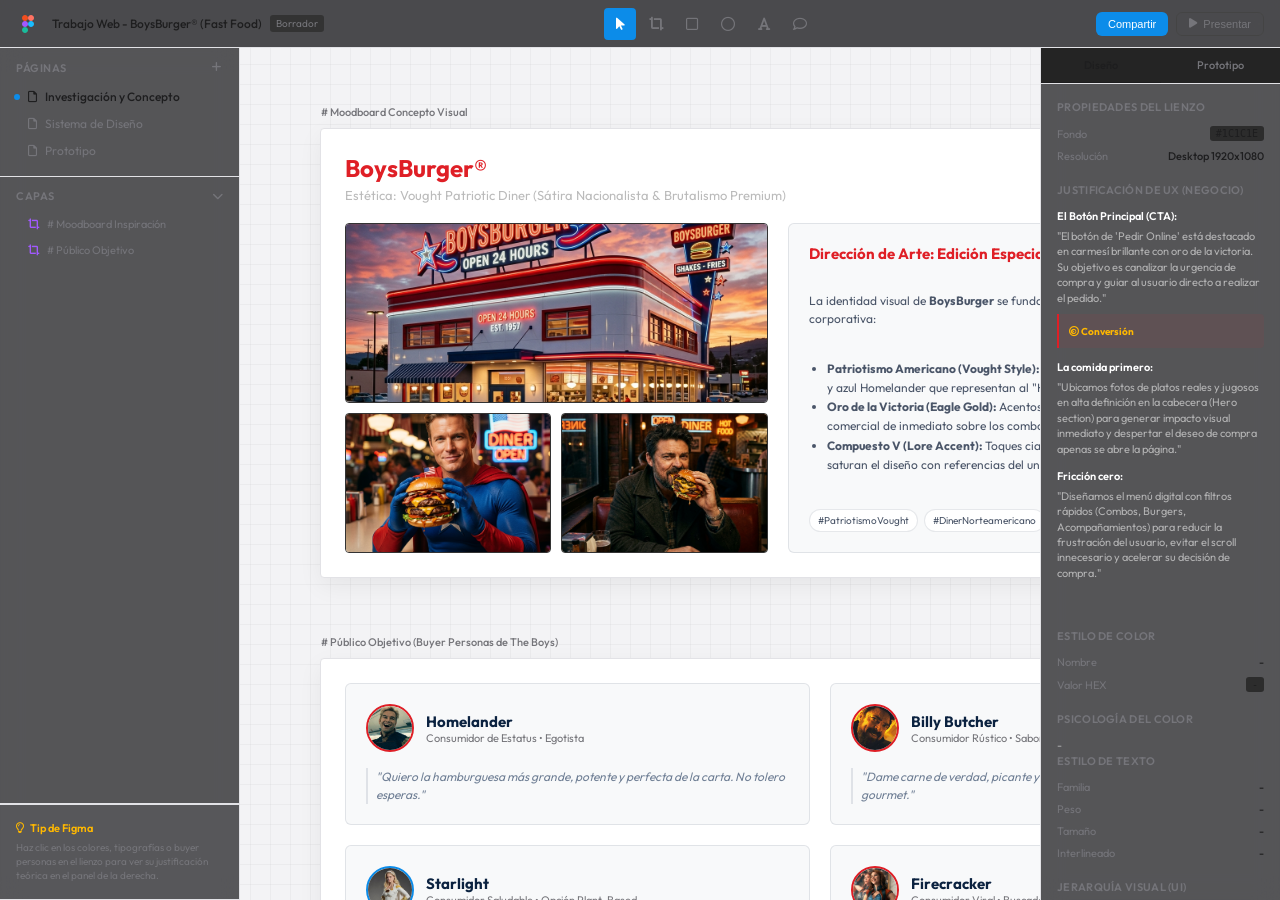
<file: index.html>
<!DOCTYPE html>
<html lang="es">
<head>
  <meta charset="UTF-8">
  <meta name="viewport" content="width=device-width, initial-scale=1.0">
  <title>Figma - Trabajo Web BoysBurger</title>
  <!-- Google Fonts: Outfit for dynamic, bold modern headings and body -->
  <link rel="preconnect" href="https://fonts.googleapis.com">
  <link rel="preconnect" href="https://fonts.gstatic.com" crossorigin>
  <link href="https://fonts.googleapis.com/css2?family=Outfit:wght@300;400;500;600;700;800;900&display=swap" rel="stylesheet">
  <!-- CSS Stylesheet -->
  <link rel="stylesheet" href="styles.css">
  <!-- FontAwesome Icons for UI -->
  <link rel="stylesheet" href="https://cdnjs.cloudflare.com/ajax/libs/font-awesome/6.4.0/css/all.min.css">
</head>
<body>

  <!-- ================= FIGMA INTERFACE SHELL ================= -->
  <div id="figma-shell">
    
    <!-- Top Editor Header Bar -->
    <header id="figma-topbar">
      <div class="topbar-left">
        <div class="figma-logo-icon">
          <!-- Figma Logo SVG -->
          <svg width="24" height="24" viewBox="0 0 24 24" fill="none" xmlns="http://www.w3.org/2000/svg">
            <path d="M12 6C12 7.65685 10.6569 9 9 9C7.34315 9 6 7.65685 6 6C6 4.34315 7.34315 3 9 3C10.6569 3 12 4.34315 12 6Z" fill="#F24E1E"/>
            <path d="M18 6C18 7.65685 16.6569 9 15 9C13.3431 9 12 7.65685 12 6C12 4.34315 13.3431 3 15 3C16.6569 3 18 4.34315 18 6Z" fill="#FF7262"/>
            <path d="M12 12C12 13.6569 10.6569 15 9 15C7.34315 15 6 13.6569 6 12C6 10.3431 7.34315 9 9 9C10.6569 9 12 10.3431 12 12Z" fill="#A259FF"/>
            <path d="M6 18C6 16.3431 7.34315 15 9 15C10.6569 15 12 16.3431 12 18C12 19.6569 10.6569 21 9 21C7.34315 21 6 19.6569 6 18Z" fill="#1ABC9C"/>
            <path d="M18 12C18 13.6569 16.6569 15 15 15C13.3431 15 12 13.6569 12 12C12 10.3431 13.3431 9 15 9C16.6569 9 18 10.3431 18 12Z" fill="#19BCFE"/>
          </svg>
        </div>
        <div class="file-info">
          <span class="file-name" id="file-title">Trabajo Web - BoysBurger® (Fast Food)</span>
          <span class="file-status">Borrador</span>
        </div>
      </div>
      
      <div class="topbar-center">
        <!-- Figma toolbar shortcuts -->
        <button class="tool-btn active" title="Mover (V)"><i class="fa-solid fa-arrow-pointer"></i></button>
        <button class="tool-btn" title="Frame (F)"><i class="fa-solid fa-crop-simple"></i></button>
        <button class="tool-btn" title="Rectángulo (R)"><i class="fa-regular fa-square"></i></button>
        <button class="tool-btn" title="Elipse (O)"><i class="fa-regular fa-circle"></i></button>
        <button class="tool-btn" title="Texto (T)"><i class="fa-solid fa-font"></i></button>
        <button class="tool-btn" title="Comentarios (C)"><i class="fa-regular fa-comment"></i></button>
      </div>

      <div class="topbar-right">
        <button class="share-btn">Compartir</button>
        <button class="play-btn" id="present-mode-btn" title="Presentar prototipo en pantalla completa">
          <i class="fa-solid fa-play"></i> Presentar
        </button>
      </div>
    </header>

    <!-- Main Workspace Area -->
    <div id="figma-workspace">
      
      <!-- Left Navigation & Layers Panel -->
      <aside id="figma-leftpanel">
        
        <!-- Pages Section -->
        <div class="panel-section">
          <div class="section-header">
            <span>Páginas</span>
            <i class="fa-solid fa-plus icon-btn"></i>
          </div>
          <ul class="pages-list" id="pages-list-ul">
            <li class="page-item active" data-page="1">
              <i class="fa-regular fa-file"></i> Investigación y Concepto
            </li>
            <li class="page-item" data-page="2">
              <i class="fa-regular fa-file"></i> Sistema de Diseño
            </li>
            <li class="page-item" data-page="3">
              <i class="fa-regular fa-file"></i> Prototipo
            </li>
          </ul>
        </div>
        
        <!-- Layers Section -->
        <div class="panel-section layers-section">
          <div class="section-header">
            <span>Capas</span>
            <i class="fa-solid fa-chevron-down"></i>
          </div>
          
          <!-- Layers for Page 1 -->
          <ul class="layers-list active" id="layers-page-1">
            <li class="layer-item" data-target="frame-moodboard">
              <i class="fa-solid fa-crop-simple text-purple"></i> # Moodboard Inspiración
            </li>
            <li class="layer-item" data-target="frame-target">
              <i class="fa-solid fa-crop-simple text-purple"></i> # Público Objetivo
            </li>
          </ul>

          <!-- Layers for Page 2 -->
          <ul class="layers-list" id="layers-page-2">
            <li class="layer-item" data-target="frame-colors">
              <i class="fa-solid fa-crop-simple text-purple"></i> # Paleta de Colores
            </li>
            <li class="layer-item" data-target="frame-typography">
              <i class="fa-solid fa-crop-simple text-purple"></i> # Tipografías de Marca
            </li>
            <li class="layer-item" data-target="frame-buttons">
              <i class="fa-solid fa-crop-simple text-purple"></i> # Componentes de Botones
            </li>
          </ul>

          <!-- Layers for Page 3 -->
          <ul class="layers-list" id="layers-page-3">
            <li class="layer-item" data-target="frame-prototype-landing">
              <i class="fa-solid fa-crop-simple text-purple"></i> # Landing Page - BoysBurger
              <ul class="sub-layers">
                <li><i class="fa-solid fa-layer-group text-blue"></i> Encabezado (Header)</li>
                <li><i class="fa-solid fa-layer-group text-blue"></i> Banner Inicio (Hero)</li>
                <li><i class="fa-solid fa-layer-group text-blue"></i> Menú de Combos</li>
                <li><i class="fa-solid fa-layer-group text-blue"></i> Nuestra Historia</li>
                <li><i class="fa-solid fa-layer-group text-blue"></i> Pedidos y Contacto</li>
              </ul>
            </li>
          </ul>
        </div>

        <div class="panel-section help-hint-section">
          <p class="hint-title"><i class="fa-regular fa-lightbulb"></i> Tip de Figma</p>
          <p class="hint-text">Haz clic en los colores, tipografías o buyer personas en el lienzo para ver su justificación teórica en el panel de la derecha.</p>
        </div>
      </aside>

      <!-- Center Design Canvas -->
      <main id="figma-canvas" class="grid-bg">
        
        <!-- ================= FIGMA CANVAS - PAGINA 1: INVESTIGACIÓN ================= -->
        <div class="canvas-page active" id="canvas-page-1">
          
          <!-- Frame: Moodboard -->
          <div class="figma-frame select-target" id="frame-moodboard" tabindex="0">
            <div class="frame-label"># Moodboard Concepto Visual</div>
            <div class="frame-content">
              
              <div class="moodboard-container">
                <div class="moodboard-header">
                  <h3>BoysBurger®</h3>
                  <p class="concept-tagline">Estética: Vought Patriotic Diner (Sátira Nacionalista & Brutalismo Premium)</p>
                </div>
                
                <div class="colors-grid" style="grid-template-columns: 1fr 1.2fr; gap: 20px; width: 100%;">
                  <div class="moodboard-images-collage">
                    <div class="collage-img-wrap span-2">
                      <img src="vought_diner.png" alt="BoysBurger Vought Diner" class="collage-img">
                    </div>
                    <div class="collage-img-wrap">
                      <img src="homelander_combo.png" alt="Homelander Combo" class="collage-img">
                    </div>
                    <div class="collage-img-wrap">
                      <img src="butcher_combo.png" alt="Butcher Combo" class="collage-img">
                    </div>
                  </div>
                  
                  <div class="moodboard-details">
                    <h4>Dirección de Arte: Edición Especial de Vought</h4>
                    <p>La identidad visual de <strong>BoysBurger</strong> se fundamenta en la propaganda nacionalista corporativa:</p>
                    <ul>
                      <li><strong>Patriotismo Americano (Vought Style):</strong> Fusión de franjas verticales rojas, blancas y azul Homelander que representan al "Héroe de América".</li>
                      <li><strong>Oro de la Victoria (Eagle Gold):</strong> Acentos dorados brillantes que llaman la atención comercial de inmediato sobre los combos insignia.</li>
                      <li><strong>Compuesto V (Lore Accent):</strong> Toques cian que aportan un contraste fluorescente y saturan el diseño con referencias del universo de la serie.</li>
                    </ul>
                    <div class="aesthetic-chips">
                      <span class="chip">#PatriotismoVought</span>
                      <span class="chip">#DinerNorteamericano</span>
                      <span class="chip">#SaborDeSuperhéroe</span>
                    </div>
                  </div>
                </div>
              </div>

            </div>
          </div>

          <!-- Frame: Público Objetivo -->
          <div class="figma-frame select-target" id="frame-target" tabindex="0">
            <div class="frame-label"># Público Objetivo (Buyer Personas de The Boys)</div>
            <div class="frame-content">
              
              <div class="personas-layout">
                <div class="personas-grid">
                  
                  <!-- Persona 1: Homelander -->
                  <div class="persona-card" 
                       data-persona-name="Homelander (El Patriota)"
                       data-persona-role="Consumidor de Estatus / Egotista"
                       data-persona-behavior="Busca combos de tamaño masivo, ingredientes premium y un empaque imponente que le haga sentir superior. Detesta hacer filas y exige un servicio extremadamente rápido."
                       data-persona-pain="Fricción en tiempos de entrega y porciones pequeñas que no coinciden con la publicidad."
                       data-persona-target="Combo Patria (Triple Burger con bacon y cheddar extra para la máxima porción de energía).">
                    <div class="persona-header">
                      <div class="persona-avatar">
                        <img src="homelander_img.jpg" alt="Homelander" class="persona-avatar-img">
                      </div>
                      <div class="persona-title">
                        <h3>Homelander</h3>
                        <p class="persona-subtitle">Consumidor de Estatus • Egotista</p>
                      </div>
                    </div>
                    <div class="persona-body">
                      <p class="persona-desc">"Quiero la hamburguesa más grande, potente y perfecta de la carta. No tolero esperas."</p>
                    </div>
                  </div>

                  <!-- Persona 2: Billy Butcher -->
                  <div class="persona-card" 
                       data-persona-name="Billy Butcher (El Carnicero)"
                       data-persona-role="Consumidor Rústico / Tradicional"
                       data-persona-behavior="Prioriza la carne sazonada, ingredientes fuertes y picantes como jalapeños, y no le importan los empaques bonitos. Valora el sabor auténtico a las brasas."
                       data-persona-pain="Precios inflados en hamburguesas gourmet pretenciosas con poca cantidad de carne real."
                       data-persona-target="Combo Carnicero (Doble hamburguesa a la parrilla con jalapeños picantes y cebolla caramelizada).">
                    <div class="persona-header">
                      <div class="persona-avatar">
                        <img src="butcher_img.webp" alt="Butcher" class="persona-avatar-img">
                      </div>
                      <div class="persona-title">
                        <h3>Billy Butcher</h3>
                        <p class="persona-subtitle">Consumidor Rústico • Sabores Fuertes</p>
                      </div>
                    </div>
                    <div class="persona-body">
                      <p class="persona-desc">"Dame carne de verdad, picante y papas rústicas crujientes. Nada de tonterías gourmet."</p>
                    </div>
                  </div>

                  <!-- Persona 3: Starlight -->
                  <div class="persona-card" 
                       data-persona-name="Starlight (Annie)"
                       data-persona-role="Consumidor Saludable / Vegetariano"
                       data-persona-behavior="Busca opciones más livianas, wraps o hamburguesas plant-based con vegetales frescos. Valora los menús transparentes en alérgenos y la sustentabilidad."
                       data-persona-pain="Falta de opciones saludables o vegetarianas en las cadenas de comida rápida tradicionales."
                       data-persona-target="Estrella Veggie (Hamburguesa base de plantas con aguacate fresco y queso vegano).">
                    <div class="persona-header">
                      <div class="persona-avatar starlight">
                        <img src="starlight_img.jpeg" alt="Starlight" class="persona-avatar-img">
                      </div>
                      <div class="persona-title">
                        <h3>Starlight</h3>
                        <p class="persona-subtitle">Consumidor Saludable • Opción Plant-Based</p>
                      </div>
                    </div>
                    <div class="persona-body">
                      <p class="persona-desc">"Quiero comer algo rápido pero que sea fresco, saludable y amigable con el planeta."</p>
                    </div>
                  </div>

                  <!-- Persona 4: Firecracker -->
                  <div class="persona-card" 
                       data-persona-name="Firecracker"
                       data-persona-role="Consumidor Viral / Influencer"
                       data-persona-behavior="Busca alimentos altamente visuales, picantes extremos o combinaciones extrañas que pueda compartir en redes sociales y transmisiones. Se mueve por tendencias."
                       data-persona-pain="Platos con presentación aburrida o estándar que no generan impacto visual ni interacción."
                       data-persona-target="Alitas Firecracker (Alitas de pollo búfalo ultra picantes con aderezo ranch y papas cargadas).">
                    <div class="persona-header">
                      <div class="persona-avatar">
                        <img src="firecracker_img.jpeg" alt="Firecracker" class="persona-avatar-img">
                      </div>
                      <div class="persona-title">
                        <h3>Firecracker</h3>
                        <p class="persona-subtitle">Consumidor Viral • Buscador de Retos</p>
                      </div>
                    </div>
                    <div class="persona-body">
                      <p class="persona-desc">"Busco el combo más picante e instagrameable. Si se ve explosivo, lo compro."</p>
                    </div>
                  </div>

                  <!-- Persona 5: Black Noir -->
                  <div class="persona-card" 
                       data-persona-name="Black Noir"
                       data-persona-role="Consumidor Pragmático / Silencioso"
                       data-persona-behavior="Busca una experiencia de compra rápida y sin fricción. No quiere interactuar con cajeros ni configurar ingredientes. Prefiere pedir directo con un clic."
                       data-persona-pain="Interfaces de pedidos complejas, formularios largos y exceso de preguntas al comprar."
                       data-persona-target="Papas Noir (Papas cargadas con cheddar derretido y pimienta negra de compra exprés).">
                    <div class="persona-header">
                      <div class="persona-avatar noir">
                        <img src="blacknoir_img.webp" alt="Black Noir" class="persona-avatar-img">
                      </div>
                      <div class="persona-title">
                        <h3>Black Noir</h3>
                        <p class="persona-subtitle">Consumidor Exprés • Cero Fricción</p>
                      </div>
                    </div>
                    <div class="persona-body">
                      <p class="persona-desc">"..." (Prefiere interfaces limpias donde pueda pedir su clásico favorito al instante).</p>
                    </div>
                  </div>

                  <!-- Persona 6: Mother's Milk -->
                  <div class="persona-card" 
                       data-persona-name="M.M. (Mother's Milk)"
                       data-persona-role="Consumidor Familiar / Estructurado"
                       data-persona-behavior="Valora el control de calidad, la higiene del local y los combos familiares estructurados para ahorrar dinero y tiempo. Busca ingredientes confiables y limpios."
                       data-persona-pain="Páginas web confusas sin desglose claro de ingredientes o combos familiares poco eficientes."
                       data-persona-target="Combo Familiar M.M. (Dos hamburguesas clásicas con patatas y batidos artesanales equilibrados).">
                    <div class="persona-header">
                      <div class="persona-avatar mm">
                        <img src="mothersmilk_img.jpeg" alt="M.M." class="persona-avatar-img">
                      </div>
                      <div class="persona-title">
                        <h3>M.M.</h3>
                        <p class="persona-subtitle">Consumidor Familiar • Control de Calidad</p>
                      </div>
                    </div>
                    <div class="persona-body">
                      <p class="persona-desc">"Busco calidad garantizada, información clara y un combo equilibrado para mi familia."</p>
                    </div>
                  </div>

                </div>
              </div>

            </div>
          </div>

        </div>

        <!-- ================= FIGMA CANVAS - PAGINA 2: SISTEMA DE DISEÑO ================= -->
        <div class="canvas-page" id="canvas-page-2">
          
          <!-- Frame: Paleta de Colores -->
          <div class="figma-frame select-target" id="frame-colors" tabindex="0">
            <div class="frame-label"># Paleta de Colores (Psicología del Color)</div>
            <div class="frame-content">
              <div class="design-system-card">
                <h3>Colores BoysBurger</h3>
                <p class="ds-subtitle">Paleta cromática Vought Patriotic Diner diseñada bajo principios de neuromarketing y estética corporativa.</p>
                
                <div class="colors-grid">
                  <!-- Color 1: Rojo -->
                  <div class="color-item-wrap select-color" 
                       data-color-name="Vought Red (Primario)" 
                       data-color-hex="#DF1F26" 
                       data-color-use="El rojo carmesí estimula el ritmo cardíaco, despierta el apetito y transmite la energía e inmediatez del fast-food, además de asociarse a la icónica capa de Homelander. Usado en CTAs principales y botones de compra.">
                    <div class="color-circle" style="background-color: #df1f26;"></div>
                    <span class="color-hex">#DF1F26</span>
                    <span class="color-label">Vought Red</span>
                  </div>
                  <!-- Color 2: Amarillo -->
                  <div class="color-item-wrap select-color" 
                       data-color-name="Eagle Gold (Acento)" 
                       data-color-hex="#FFB800" 
                       data-color-use="El amarillo oro representa éxito, patriotismo y el estatus premium de Vought, evocando las hombreras y detalles dorados del traje de Homelander. Usado para destacar precios y el Combo Patria.">
                    <div class="color-circle" style="background-color: #ffb800;"></div>
                    <span class="color-hex">#FFB800</span>
                    <span class="color-label">Eagle Gold</span>
                  </div>
                  <!-- Color 3: Azul -->
                  <div class="color-item-wrap select-color" 
                       data-color-name="Homelander Blue (Fondo/Soporte)" 
                       data-color-hex="#0B2240" 
                       data-color-use="El azul marino profundo evoca el patriotismo norteamericano y el traje oficial de Homelander. Reemplaza el negro puro de fondo para lograr una estética sofisticada de Vought Diner.">
                    <div class="color-circle" style="background-color: #0b2240; border: 1px solid rgba(255,255,255,0.1);"></div>
                    <span class="color-hex">#0B2240</span>
                    <span class="color-label">Homelander Blue</span>
                  </div>
                  <!-- Color 4: Compuesto V Cyan -->
                  <div class="color-item-wrap select-color" 
                       data-color-name="Compound V (Acento Lore)" 
                       data-color-hex="#00F0FF" 
                       data-color-use="El cian neón sirve como acento de Compuesto V. Introduce un detalle narrativo único para catalogar platos experimentales, picantes explosivos o la opción vegetariana.">
                    <div class="color-circle" style="background-color: #00f0ff;"></div>
                    <span class="color-hex">#00F0FF</span>
                    <span class="color-label">Compound V</span>
                  </div>
                  <!-- Color 5: Vought Light Neutral -->
                  <div class="color-item-wrap select-color" 
                       data-color-name="Vought Light Neutral (Fondo/Lienzo)" 
                       data-color-hex="#F2F5FA" 
                       data-color-use="El tono neutro claro se emplea como fondo principal de la landing page con un patrón de franjas patrióticas muy suave, garantizando una visualización limpia, espaciosa y con alto contraste para una legibilidad óptima.">
                    <div class="color-circle" style="background-color: #f2f5fa; border: 1px solid rgba(0,0,0,0.15);"></div>
                    <span class="color-hex">#F2F5FA</span>
                    <span class="color-label">Light Neutral</span>
                  </div>
                </div>
                <p class="click-note"><i class="fa-solid fa-info-circle"></i> Haz clic en un color para inspeccionar su justificación teórica en el panel derecho.</p>
              </div>
            </div>
          </div>

          <!-- Frame: Tipografías -->
          <div class="figma-frame select-target" id="frame-typography" tabindex="0">
            <div class="frame-label"># Estilos de Tipografías (Jerarquía UI)</div>
            <div class="frame-content">
              <div class="design-system-card">
                <h3>Tipografías del Sistema</h3>
                <p class="ds-subtitle">Combinación tipográfica estructurada para lograr máxima legibilidad y atracción.</p>
                
                <div class="typography-list">
                  <!-- Font 1: H1 -->
                  <div class="typo-item select-typo" 
                       data-font="Outfit (Black 900)" 
                       data-weight="Extra Bold / Heavy (900)" 
                       data-size="38px" 
                       data-lineheight="1.1" 
                       data-use="Usamos una tipografía tipográfica robusta y con muchísima personalidad para los títulos principales para captar la atención del usuario en menos de 3 segundos, simulando la estética de cartelería de comida rápida.">
                    <div class="typo-preview" style="font-size: 28px; font-weight: 900;">
                      H1: OUTFIT EXTRA BOLD 900
                    </div>
                    <div class="typo-meta">Outfit • Black 900 • 38px / LH 1.1</div>
                  </div>
                  
                  <!-- Font 2: H2 -->
                  <div class="typo-item select-typo" 
                       data-font="Outfit (Bold 700)" 
                       data-weight="Bold (700)" 
                       data-size="26px" 
                       data-lineheight="1.2" 
                       data-use="Usada para títulos secundarios y secciones en el Menú. Establece una clara jerarquía visual y divide la información de forma escaneable para el usuario que tiene prisa.">
                    <div class="typo-preview" style="font-size: 20px; font-weight: 700;">
                      H2: Outfit Bold 700
                    </div>
                    <div class="typo-meta">Outfit • Bold 700 • 26px / LH 1.2</div>
                  </div>
                  
                  <!-- Font 3: Body -->
                  <div class="typo-item select-typo" 
                       data-font="Outfit (Regular 400)" 
                       data-weight="Regular (400)" 
                       data-size="13px" 
                       data-lineheight="1.6" 
                       data-use="Para los precios y descripciones de las hamburguesas, usamos una tipografía Sans-Serif sin decoraciones muy limpia, garantizando que el cliente lea los ingredientes sin esfuerzo desde cualquier celular y acelere su decisión de compra.">
                    <div class="typo-preview" style="font-size: 13px; font-weight: 400; max-width: 500px;">
                      Cuerpo: Outfit Regular. Doble medallón de carne de res fresca, queso cheddar fundido y panceta ahumada crujiente.
                    </div>
                    <div class="typo-meta">Outfit • Regular 400 • 13px / LH 1.6</div>
                  </div>
                </div>
              </div>
            </div>
          </div>

          <!-- Frame: Botones -->
          <div class="figma-frame select-target" id="frame-buttons" tabindex="0">
            <div class="frame-label"># Componentes: Botón Principal (CTA)</div>
            <div class="frame-content">
              <div class="design-system-card">
                <h3>Variantes de Botón Primario</h3>
                <p class="ds-subtitle">Comportamiento interactivo del botón principal optimizado para conversión comercial.</p>
                
                <div class="buttons-matrix">
                  <!-- Row Header -->
                  <div class="matrix-row headers">
                    <div>Estado</div>
                    <div>Visualización en Canvas</div>
                    <div>Propiedades CSS</div>
                  </div>
                  
                  <!-- State: Default -->
                  <div class="matrix-row select-btn-state" 
                       data-state="Default" 
                       data-bg="#D12630 (Vought Red)" 
                       data-color="#FFFFFF" 
                       data-shadow="Ninguna"
                       data-use="El botón de llamado a la acción (CTA) está en un color rojo vibrante altamente contrastante sobre el fondo claro. Su objetivo es canalizar la urgencia de compra y guiar al usuario directo a realizar el pedido.">
                    <div class="state-name">Default</div>
                    <div>
                      <button class="btn-demo default">Pedir Combo</button>
                    </div>
                    <div class="css-desc"><code>background: #d12630; color: #fff;</code></div>
                  </div>
                  
                  <!-- State: Hover -->
                  <div class="matrix-row select-btn-state" 
                       data-state="Hover" 
                       data-bg="#B01D25 (Red Darker)" 
                       data-color="#FFFFFF" 
                       data-shadow="0 4px 10px rgba(209, 38, 48, 0.3)"
                       data-use="Micro-animación en hover: Oscurece levemente el fondo y añade una sombra difusa roja para dar retroalimentación visual al usuario, confirmando que el botón es interactivo y clicable.">
                    <div class="state-name">Hover</div>
                    <div>
                      <button class="btn-demo hover">Pedir Combo</button>
                    </div>
                    <div class="css-desc"><code>background: #b01d25; box-shadow: red;</code></div>
                  </div>
                  
                  <!-- State: Pressed -->
                  <div class="matrix-row select-btn-state" 
                       data-state="Pressed" 
                       data-bg="#8C131A" 
                       data-color="#FFFFFF" 
                       data-shadow="Ninguna (se reduce escala)"
                       data-use="Efecto activo: Escala reducida a 0.96 y color rojo oscuro, simulando el hundimiento físico de un botón real para dar una sensación táctil inmediata en dispositivos móviles.">
                    <div class="state-name">Pressed</div>
                    <div>
                      <button class="btn-demo pressed">Pedir Combo</button>
                    </div>
                    <div class="css-desc"><code>transform: scale(0.96); background: #8c131a;</code></div>
                  </div>
                </div>
              </div>
            </div>
          </div>

        </div>

        <!-- ================= FIGMA CANVAS - PAGINA 3: PROTOTIPO VIEW ================= -->
        <div class="canvas-page" id="canvas-page-3">
          
          <div class="figma-frame select-target" id="frame-prototype-landing" tabindex="0">
            <div class="frame-label">
              <span># Prototipo Interactivo (Landing Page)</span>
              <span class="hint-badge"><i class="fa-solid fa-expand"></i> Clic en "Presentar" arriba a la derecha para ver en pantalla completa</span>
            </div>
            <div class="frame-content prototype-scale-wrapper">
              
              <!-- ================= THE LANDING PAGE CONTENT ================= -->
              <div id="live-landing-page" class="landing-page-root">
                
                <!-- 1. ENCABEZADO (HEADER) -->
                <header class="restaurant-header">
                  <div class="header-container">
                    <a href="#inicio" class="restaurant-logo">BOYS<span class="logo-accent">BURGER</span></a>
                    <nav class="restaurant-nav">
                      <ul>
                        <li><a href="#inicio" class="nav-link">Inicio</a></li>
                        <li><a href="#menu" class="nav-link">Menú</a></li>
                        <li><a href="#historia" class="nav-link">Historia</a></li>
                        <li><a href="#contacto" class="nav-link">Contacto</a></li>
                      </ul>
                    </nav>
                    <a href="#contacto" class="header-cta-btn">Pedir Online</a>
                  </div>
                </header>

                <!-- 2. BANNER INICIO (HERO) -->
                <section id="inicio" class="hero-section">
                  <div class="hero-container">
                    <div class="hero-text-content">
                      <span class="hero-tagline">100% Carne Fresca a la Brasa</span>
                      <h1 class="hero-title">Hamburguesas tan <span class="highlight-red">potentes</span> que te <span class="highlight-gold">salvarán el día</span></h1>
                      <p class="hero-description">
                        En <strong>BoysBurger®</strong> rompemos las reglas del fast-food convencional. Elaboramos nuestras hamburguesas con carne vacuna fresca de primera calidad (nunca congelada), queso cheddar real y salsas caseras explosivas. ¡Elige tu combo y experimenta el verdadero sabor del poder!
                      </p>
                      <div class="hero-actions">
                        <a href="#menu" class="btn-primary">Ver Combos</a>
                        <a href="#historia" class="btn-secondary">Nuestra Historia</a>
                      </div>
                    </div>
                    <div class="hero-image-wrap">
                      <img src="homelander_combo.png" alt="Homelander Combo Patria" class="hero-image">
                    </div>
                  </div>
                </section>

                <!-- 3. SECCIÓN MENÚ -->
                <section id="menu" class="menu-section">
                  <div class="section-container">
                    <div class="section-title-wrap">
                      <span class="section-tag">Nuestras Especialidades</span>
                      <h2 class="section-title">Elige tu Nivel de Sabor</h2>
                      <div class="section-line"></div>
                    </div>

                    <!-- Filter chips -->
                    <div class="menu-filters">
                      <button class="filter-btn active" data-filter="all">Todos</button>
                      <button class="filter-btn" data-filter="combos">Combos</button>
                      <button class="filter-btn" data-filter="burgers">Burgers</button>
                      <button class="filter-btn" data-filter="sides-drinks">Extras & Alitas</button>
                    </div>

                    <!-- List of Dishes with details & pricing -->
                    <div class="menu-grid">
                      
                      <!-- Combos: Homelander -->
                      <article class="menu-card" data-category="combos" data-featured="true">
                        <div class="menu-card-img-wrap">
                          <img src="homelander_combo.png" alt="Combo Patria" class="menu-card-img">
                          <span class="dish-category">Combo</span>
                          <span class="dish-badge">Vought Approved 🌟</span>
                        </div>
                        <div class="menu-card-info">
                          <div class="menu-card-header">
                            <h3 class="dish-title">Combo Patria (Homelander Triple)</h3>
                            <span class="dish-price">$18</span>
                          </div>
                          <p class="dish-description">
                            Tres medallones de carne fresca a la parrilla, triple queso cheddar fundido, panceta ahumada crujiente, cebolla crujiente y nuestra emblemática salsa Vought. Incluye papas grandes y refresco.
                          </p>
                        </div>
                      </article>

                      <!-- Combos: Butcher -->
                      <article class="menu-card" data-category="combos">
                        <div class="menu-card-img-wrap">
                          <img src="butcher_combo.png" alt="Combo Carnicero" class="menu-card-img">
                          <span class="dish-category">Combo</span>
                          <span class="dish-badge badge-spicy">Spicy 🌶️</span>
                        </div>
                        <div class="menu-card-info">
                          <div class="menu-card-header">
                            <h3 class="dish-title">Combo Carnicero (The Butcher Double)</h3>
                            <span class="dish-price">$16</span>
                          </div>
                          <p class="dish-description">
                            Doble medallón de carne vacuna, queso cheddar, rodajas de jalapeño asado, cebolla morada caramelizada y aderezo especial de barbacoa picante. Viene con patatas rústicas crujientes.
                          </p>
                        </div>
                      </article>

                      <!-- Burgers: Starlight veggie -->
                      <article class="menu-card" data-category="burgers">
                        <div class="menu-card-img-wrap">
                          <img src="starlight_combo.png" alt="Estrella Veggie" class="menu-card-img">
                          <span class="dish-category">Burger</span>
                          <span class="dish-badge badge-veggie">Veggie 🌱</span>
                        </div>
                        <div class="menu-card-info">
                          <div class="menu-card-header">
                            <h3 class="dish-title">Estrella Veggie (Starlight Burger)</h3>
                            <span class="dish-price">$12</span>
                          </div>
                          <p class="dish-description">
                            Medallón crujiente a base de plantas, lechuga hidropónica, rodajas de aguacate fresco, tomates orgánicos reliquia y mayonesa vegana en pan de papa tostado. Sin TACC (apto celíacos).
                          </p>
                        </div>
                      </article>

                      <!-- Sides: Firecracker Wings -->
                      <article class="menu-card" data-category="sides-drinks">
                        <div class="menu-card-img-wrap">
                          <img src="firecracker_combo.png" alt="Alitas Firecracker" class="menu-card-img">
                          <span class="dish-category">Alitas</span>
                          <span class="dish-badge badge-spicy">Explosiva 💥</span>
                        </div>
                        <div class="menu-card-info">
                          <div class="menu-card-header">
                            <h3 class="dish-title">Alitas Firecracker</h3>
                            <span class="dish-price">$10</span>
                          </div>
                          <p class="dish-description">
                            8 alitas de pollo súper crujientes glaseadas en salsa búfalo ultra picante (desafío picante), servidas con bastones de apio fresco y aderezo ranchero para enfriar el paladar.
                          </p>
                        </div>
                      </article>

                      <!-- Sides: Papas Noir -->
                      <article class="menu-card" data-category="sides-drinks">
                        <div class="menu-card-img-wrap">
                          <img src="blacknoir_combo.png" alt="Papas Noir" class="menu-card-img">
                          <span class="dish-category">Papas</span>
                        </div>
                        <div class="menu-card-info">
                          <div class="menu-card-header">
                            <h3 class="dish-title">Papas Noir (Loaded Fries)</h3>
                            <span class="dish-price">$8</span>
                          </div>
                          <p class="dish-description">
                            Papas fritas cortadas a mano, doblemente fritas para la máxima crocantez, bañadas en salsa de queso cheddar fundido y espolvoreadas con pimienta negra recién molida y cebollino fresco.
                          </p>
                        </div>
                      </article>

                      <!-- Combos: Family Combo M.M. -->
                      <article class="menu-card" data-category="combos">
                        <div class="menu-card-img-wrap">
                          <img src="vought_diner.png" alt="Combo Familiar M.M." class="menu-card-img">
                          <span class="dish-category">Combo</span>
                          <span class="dish-badge">Familiar 👨‍👩‍👧‍👦</span>
                        </div>
                        <div class="menu-card-info">
                          <div class="menu-card-header">
                            <h3 class="dish-title">Combo Familiar M.M. (Calidad 100%)</h3>
                            <span class="dish-price">$30</span>
                          </div>
                          <p class="dish-description">
                            El combo familiar estructurado perfecto: 2 hamburguesas clásicas con queso, 1 porción familiar de papas fritas crujientes, 1 porción de nuggets de pollo crujientes y 2 batidos tradicionales.
                          </p>
                        </div>
                      </article>

                    </div>
                  </div>
                </section>

                <!-- 4. SECCIÓN NUESTRA HISTORIA -->
                <section id="historia" class="history-section">
                  <div class="history-container">
                    <div class="history-image-wrap">
                      <img src="vought_diner.png" alt="BoysBurger Local" class="history-image">
                    </div>
                    <div class="history-text-content">
                      <span class="section-tag">Hecho con Rebelión</span>
                      <h2 class="section-title">El Origen de la Hamburguesa Real</h2>
                      <div class="section-line left"></div>
                      <p class="history-paragraph">
                        BoysBurger® nació del cansancio. Estábamos cansados de las hamburguesas de plástico, congeladas hace meses y envueltas en mentiras corporativas. Decidimos rebelarnos contra el sistema de comida rápida masiva y crear un lugar donde la comida se haga con respeto, frescura y sabor explosivo.
                      </p>
                      <p class="history-paragraph">
                        Usamos carne de res de campos locales que se procesa a diario. No tenemos freezers gigantes para congelar carnes, solo heladeras para mantener la frescura del día. Creemos que la velocidad no debe sacrificar la calidad real.
                      </p>
                      <div class="history-stats">
                        <div class="stat-item">
                          <span class="stat-num">0%</span>
                          <span class="stat-lbl">Carne Congelada</span>
                        </div>
                        <div class="stat-item">
                          <span class="stat-num">100%</span>
                          <span class="stat-lbl">Ingredientes Frescos</span>
                        </div>
                      </div>
                    </div>
                  </div>
                </section>

                <!-- 5. SECCIÓN CONTACTO / PEDIDOS -->
                <section id="contacto" class="contact-section">
                  <div class="section-container">
                    <div class="section-title-wrap">
                      <span class="section-tag">Haz tu Pedido en Línea</span>
                      <h2 class="section-title">Preparamos tu Combo en Minutos</h2>
                      <div class="section-line"></div>
                    </div>

                    <div class="contact-grid">
                      <!-- Left column: Details & Social Media -->
                      <div class="contact-info">
                        <h3>Contacto Exprés</h3>
                        <p class="contact-desc">
                          ¿Quieres hacer un pedido telefónico o necesitas catering de hamburguesas para un evento? Escríbenos o visítanos en nuestra sucursal de Palermo.
                        </p>
                        
                        <div class="contact-detail-items">
                          <div class="detail-item">
                            <i class="fa-solid fa-map-location-dot contact-icon"></i>
                            <div>
                              <h5>Dirección</h5>
                              <p>Av. Del Libertador 1824, Palermo, CABA, Argentina</p>
                            </div>
                          </div>
                          
                          <div class="detail-item">
                            <i class="fa-solid fa-phone contact-icon"></i>
                            <div>
                              <h5>Teléfono de Reservas y Delivery</h5>
                              <p>+54 11 4872-9900</p>
                            </div>
                          </div>

                          <div class="detail-item">
                            <i class="fa-solid fa-clock contact-icon"></i>
                            <div>
                              <h5>Horarios de Cocina</h5>
                              <p>Todos los días: 11:30 hs a 24:00 hs</p>
                            </div>
                          </div>
                        </div>

                        <div class="social-links-wrap">
                          <h5>Comunidad BoysBurger</h5>
                          <div class="social-icons">
                            <a href="https://instagram.com" target="_blank" class="social-icon-link" aria-label="Visitar Instagram"><i class="fa-brands fa-instagram"></i></a>
                            <a href="https://facebook.com" target="_blank" class="social-icon-link" aria-label="Visitar Facebook"><i class="fa-brands fa-facebook-f"></i></a>
                            <a href="https://twitter.com" target="_blank" class="social-icon-link" aria-label="Visitar Twitter"><i class="fa-brands fa-x-twitter"></i></a>
                          </div>
                        </div>
                      </div>

                      <!-- Right column: Interactive form prepared for backend -->
                      <div class="contact-form-card">
                        <h3>Solicitar Pedido Take-Away</h3>
                        
                        <form id="restaurant-contact-form" novalidate>
                          <div class="form-row">
                            <div class="form-group">
                              <label for="form-name">Nombre Completo</label>
                              <div class="input-with-icon">
                                <i class="fa-regular fa-user"></i>
                                <input type="text" id="form-name" name="name" placeholder="Ej. Juan Pérez" required>
                              </div>
                              <span class="error-msg" id="error-name">El nombre debe tener mínimo 3 caracteres.</span>
                            </div>
                          </div>

                          <div class="form-row">
                            <div class="form-group">
                              <label for="form-email">Correo Electrónico</label>
                              <div class="input-with-icon">
                                <i class="fa-regular fa-envelope"></i>
                                <input type="email" id="form-email" name="email" placeholder="Ej. juan@correo.com" required>
                              </div>
                              <span class="error-msg" id="error-email">Introduce un correo electrónico válido.</span>
                            </div>
                          </div>

                          <div class="form-row">
                            <div class="form-group">
                              <label for="form-subject">Selecciona tu Combo</label>
                              <div class="input-with-icon">
                                <i class="fa-regular fa-bookmark"></i>
                                <select id="form-subject" name="subject" required>
                                  <option value="" disabled selected>Elige una opción</option>
                                  <option value="Combo Patria (Triple Burger)">Combo Patria (Triple Burger - $18)</option>
                                  <option value="Combo Carnicero (Double Burger)">Combo Carnicero (Double Burger - $16)</option>
                                  <option value="Estrella Veggie (Starlight Burger)">Estrella Veggie (Starlight Burger - $12)</option>
                                  <option value="Alitas Firecracker">Alitas Firecracker ($10)</option>
                                  <option value="Combo Familiar M.M.">Combo Familiar M.M. ($30)</option>
                                </select>
                              </div>
                              <span class="error-msg" id="error-subject">Por favor selecciona un combo para tu pedido.</span>
                            </div>
                          </div>

                          <div class="form-row">
                            <div class="form-group">
                              <label for="form-message">Especificaciones de tu pedido</label>
                              <textarea id="form-message" name="message" rows="3" placeholder="Ej. Sin cebolla, aderezo extra, hora de retiro, etc. (mínimo 10 letras)..." required></textarea>
                              <span class="error-msg" id="error-message">Escribe detalles sobre tu pedido (mínimo 10 caracteres).</span>
                            </div>
                          </div>

                          <button type="submit" class="btn-form-submit">Enviar Pedido</button>
                        </form>

                        <!-- Glassmorphic Success Overlay -->
                        <div class="form-success-overlay" id="form-success">
                          <div class="success-content">
                            <div class="success-icon">
                              <i class="fa-solid fa-circle-check"></i>
                            </div>
                            <h3>¡Pedido Registrado con Éxito!</h3>
                            <p>La validación local de tu pedido se completó.</p>
                            <div class="form-data-preview">
                              <h5>Payload listo para API Backend:</h5>
                              <pre id="form-data-json"></pre>
                            </div>
                            <p class="backend-notice"><i class="fa-solid fa-code"></i> Formulario validado con JS. Listo para envío asíncrono.</p>
                            <button class="btn-success-close" id="btn-success-close">Hacer otro Pedido</button>
                          </div>
                        </div>

                      </div>
                    </div>
                  </div>
                </section>

                <!-- FOOTER -->
                <footer class="restaurant-footer">
                  <div class="footer-container">
                    <p class="copyright">&copy; 2026 BoysBurger® SRL. Todos los derechos reservados. Trabajo Académico de Diseño y Desarrollo Web.</p>
                    <p class="developer-credit">Diseño y Prototipo justificado para consigna académica en Figma.</p>
                  </div>
                </footer>

              </div>
              <!-- ================= END OF LANDING PAGE CONTENT ================= -->

            </div>
          </div>

        </div>

      </main>

      <!-- Right Design Properties Sidebar -->
      <aside id="figma-rightpanel">
        <div class="rightpanel-tab-headers">
          <div class="right-tab active">Diseño</div>
          <div class="right-tab">Prototipo</div>
        </div>

        <div class="properties-content">
          
          <!-- Dynamic State: Default (Canvas settings / UX Justification) -->
          <div id="prop-default">
            <h4 class="prop-title">Propiedades del Lienzo</h4>
            <div class="prop-row">
              <span class="prop-label">Fondo</span>
              <code class="code-value">#1C1C1E</code>
            </div>
            <div class="prop-row">
              <span class="prop-label">Resolución</span>
              <span class="prop-value">Desktop 1920x1080</span>
            </div>
            
            <div class="prop-group" style="margin-top: 20px;">
              <h4 class="prop-title">Justificación de UX (Negocio)</h4>
              
              <div class="prop-row" style="margin-bottom: 12px; display: block;">
                <span class="prop-label" style="font-weight:600; color:#fff;">El Botón Principal (CTA):</span>
                <p class="prop-text-desc">"El botón de 'Pedir Online' está destacado en carmesí brillante con oro de la victoria. Su objetivo es canalizar la urgencia de compra y guiar al usuario directo a realizar el pedido."</p>
                <div class="bg-accent-box">
                  <span class="prop-label" style="font-size: 10px; color: var(--brand-yellow); font-weight:700;"><i class="fa-solid fa-bullseye"></i> Conversión</span>
                </div>
              </div>
              
              <div class="prop-row" style="margin-bottom: 12px; display: block;">
                <span class="prop-label" style="font-weight:600; color:#fff;">La comida primero:</span>
                <p class="prop-text-desc">"Ubicamos fotos de platos reales y jugosos en alta definición en la cabecera (Hero section) para generar impacto visual inmediato y despertar el deseo de compra apenas se abre la página."</p>
              </div>

              <div class="prop-row" style="margin-bottom: 12px; display: block;">
                <span class="prop-label" style="font-weight:600; color:#fff;">Fricción cero:</span>
                <p class="prop-text-desc">"Diseñamos el menú digital con filtros rápidos (Combos, Burgers, Acompañamientos) para reducir la frustración del usuario, evitar el scroll innecesario y acelerar su decisión de compra."</p>
              </div>
            </div>
          </div>

          <!-- Dynamic State: Color details -->
          <div id="prop-color-details" class="hidden">
            <h4 class="prop-title">Estilo de Color</h4>
            <div class="prop-row">
              <span class="prop-label">Nombre</span>
              <span id="prop-color-name" class="prop-value">-</span>
            </div>
            <div class="prop-row">
              <span class="prop-label">Valor HEX</span>
              <code id="prop-color-hex" class="code-value">-</code>
            </div>
            
            <h4 class="prop-title" style="margin-top: 20px;">Psicología del Color</h4>
            <p id="prop-color-use" class="prop-text-desc">-</p>
          </div>

          <!-- Dynamic State: Typography details -->
          <div id="prop-typo-details" class="hidden">
            <h4 class="prop-title">Estilo de Texto</h4>
            <div class="prop-row">
              <span class="prop-label font">Familia</span>
              <span id="prop-typo-font" class="prop-value">-</span>
            </div>
            <div class="prop-row">
              <span class="prop-label">Peso</span>
              <span id="prop-typo-weight" class="prop-value">-</span>
            </div>
            <div class="prop-row">
              <span class="prop-label">Tamaño</span>
              <span id="prop-typo-size" class="prop-value">-</span>
            </div>
            <div class="prop-row">
              <span class="prop-label">Interlineado</span>
              <span id="prop-typo-lh" class="prop-value">-</span>
            </div>
            
            <h4 class="prop-title" style="margin-top: 20px;">Jerarquía Visual (UI)</h4>
            <p id="prop-typo-use" class="prop-text-desc">-</p>
          </div>

          <!-- Dynamic State: Button Variant details -->
          <div id="prop-button-details" class="hidden">
            <h4 class="prop-title">Variante de Botón</h4>
            <div class="prop-row">
              <span class="prop-label">Estado</span>
              <span id="prop-btn-state" class="prop-value">-</span>
            </div>
            <div class="prop-row">
              <span class="prop-label">Fondo</span>
              <code id="prop-btn-bg" class="code-value">-</code>
            </div>
            <div class="prop-row">
              <span class="prop-label">Color de Texto</span>
              <code id="prop-btn-color" class="code-value">-</code>
            </div>
            <div class="prop-row">
              <span class="prop-label">Sombra</span>
              <span id="prop-btn-shadow" class="prop-value" style="font-size: 11px;">-</span>
            </div>
            
            <h4 class="prop-title" style="margin-top: 20px;">Análisis de Interacción</h4>
            <p id="prop-btn-use" class="prop-text-desc">Micro-interacción diseñada para ofrecer respuesta visual en tiempo real. En dispositivos móviles, la escala y el cambio cromático reducen la percepción de retraso en la carga (latencia táctil).</p>
          </div>

          <!-- Dynamic State: Buyer Persona details -->
          <div id="prop-persona-details" class="hidden">
            <h4 class="prop-title">Ficha de Buyer Persona</h4>
            <div class="prop-row">
              <span class="prop-label">Nombre</span>
              <span id="prop-persona-name" class="prop-value">-</span>
            </div>
            <div class="prop-row" style="display:block; margin-bottom:10px;">
              <span class="prop-label">Rol de Consumidor:</span>
              <p id="prop-persona-role" class="prop-value" style="font-size:11px; margin-top:2px;">-</p>
            </div>
            
            <div class="prop-group">
              <h4 class="prop-title">Comportamiento</h4>
              <p id="prop-persona-behavior" class="prop-text-desc">-</p>
            </div>

            <div class="prop-group">
              <h4 class="prop-title">Punto de Dolor (Frustración)</h4>
              <div class="bg-accent-box" style="border-left-color: var(--brand-red);">
                <p id="prop-persona-pain" class="prop-text-desc" style="color:#ffcccc; margin:0;">-</p>
              </div>
            </div>

            <div class="prop-group">
              <h4 class="prop-title">Combo Objetivo</h4>
              <div class="bg-accent-box green">
                <p id="prop-persona-target" class="prop-text-desc" style="color:#ccffec; margin:0; font-weight:600;">-</p>
              </div>
            </div>
          </div>

        </div>

      </aside>

    </div>
  </div>

  <!-- ================= PRESENTATION MODE / PLAY OVERLAY ================= -->
  <div id="present-overlay" class="hidden">
    <div id="present-toolbar">
      <div class="present-toolbar-left">
        <span class="present-file-name"><i class="fa-solid fa-crop-simple text-purple"></i> Prototipo Interactivo: BoysBurger® (Fast Food)</span>
        <span class="scale-mode-lbl">Ajustar a pantalla (Desktop)</span>
      </div>
      <div class="present-toolbar-right">
        <button class="restart-flow-btn" id="btn-restart-prototype" title="Reiniciar prototipo (volver a Inicio)">
          <i class="fa-solid fa-rotate-left"></i> Reiniciar
        </button>
        <button class="exit-present-btn" id="btn-exit-present" title="Salir de pantalla completa y volver al lienzo de Figma">
          <i class="fa-solid fa-xmark"></i> Volver a Figma
        </button>
      </div>
    </div>
    
    <!-- Outer screen frame simulation -->
    <div id="present-viewport-container">
      <div id="present-browser-chrome">
        <div class="chrome-dot"></div>
        <div class="chrome-dot"></div>
        <div class="chrome-dot"></div>
        <div class="chrome-address-bar">https://boysburger.vought.com/prototype-preview</div>
      </div>
      <div id="present-canvas">
        <!-- The Landing Page element will be reparented inside here! -->
      </div>
    </div>
  </div>

  <!-- Script File -->
  <script src="script.js"></script>
</body>
</html>
</file>
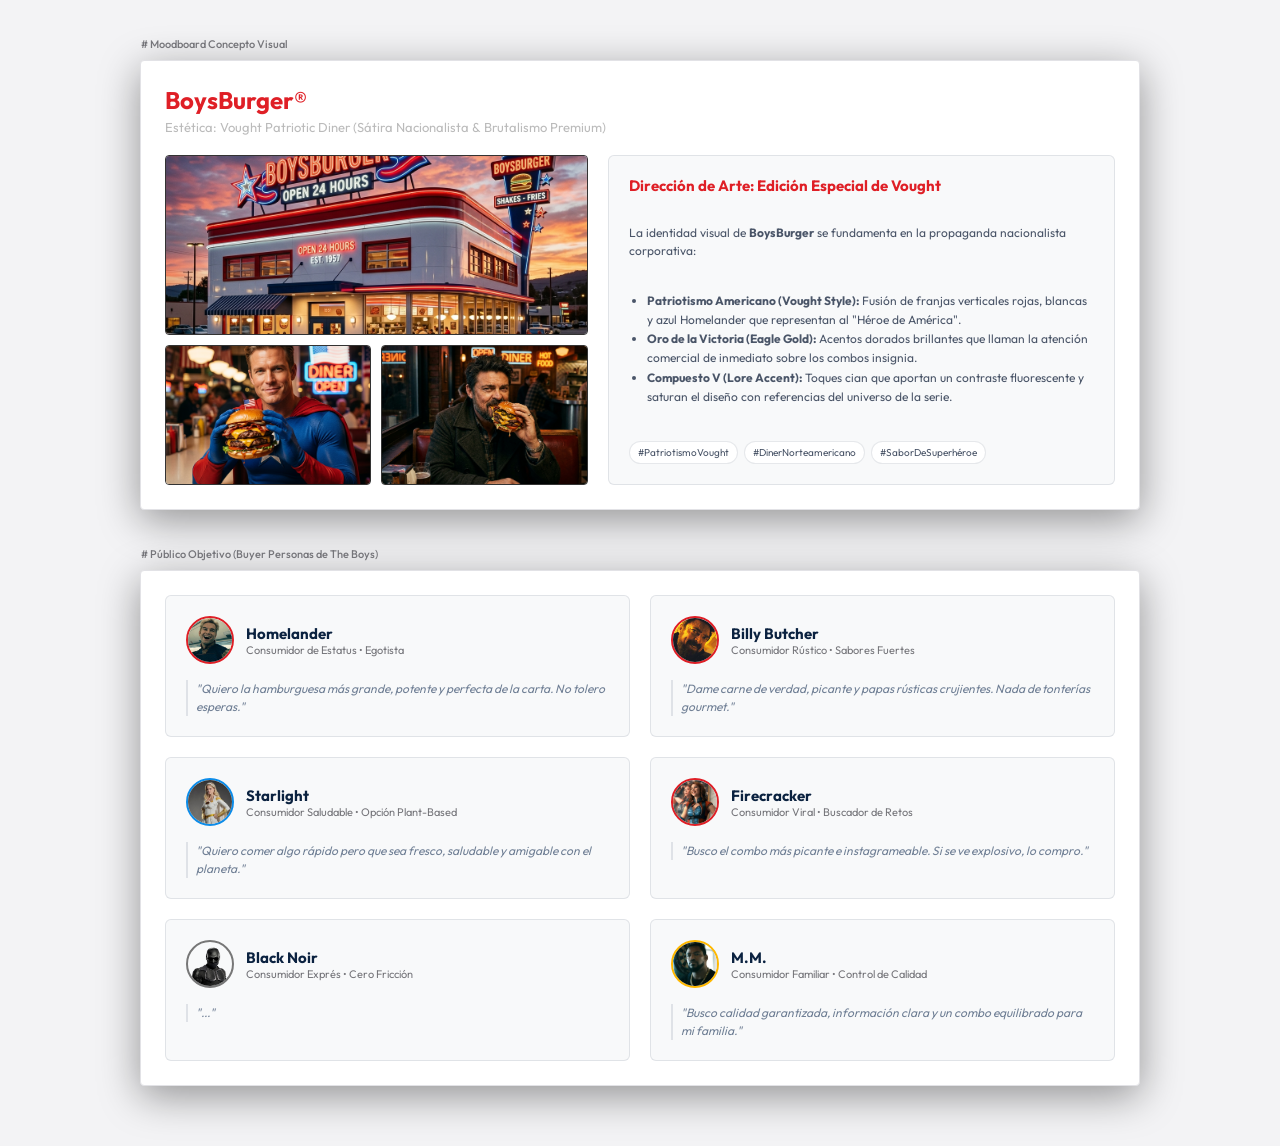
<file: investigacion.html>
<!DOCTYPE html>
<html lang="es">
<head>
  <meta charset="UTF-8">
  <meta name="viewport" content="width=device-width, initial-scale=1.0">
  <title>BoysBurger® - Investigación y Concepto</title>
  <!-- Google Fonts: Outfit -->
  <link rel="preconnect" href="https://fonts.googleapis.com">
  <link rel="preconnect" href="https://fonts.gstatic.com" crossorigin>
  <link href="https://fonts.googleapis.com/css2?family=Outfit:wght@300;400;500;600;700;800;900&display=swap" rel="stylesheet">
  <!-- CSS Stylesheet -->
  <link rel="stylesheet" href="styles.css">
  <!-- FontAwesome Icons for UI -->
  <link rel="stylesheet" href="https://cdnjs.cloudflare.com/ajax/libs/font-awesome/6.4.0/css/all.min.css">
  <style>
    body {
      background-color: var(--figma-bg);
      overflow-y: auto !important;
      height: auto !important;
      padding: 60px;
      display: flex;
      flex-direction: column;
      gap: 60px;
      align-items: center;
    }
    .figma-frame {
      box-shadow: 0 10px 40px rgba(0,0,0,0.4);
    }
  </style>
</head>
<body>

  <!-- Frame: Moodboard -->
  <div class="figma-frame" id="frame-moodboard">
    <div class="frame-label"># Moodboard Concepto Visual</div>
    <div class="frame-content">
      
      <div class="moodboard-container">
        <div class="moodboard-header">
          <h3>BoysBurger®</h3>
          <p class="concept-tagline">Estética: Vought Patriotic Diner (Sátira Nacionalista & Brutalismo Premium)</p>
        </div>
        
        <div class="colors-grid" style="grid-template-columns: 1fr 1.2fr; gap: 20px; width: 100%;">
          <div class="moodboard-images-collage">
            <div class="collage-img-wrap span-2">
              <img src="vought_diner.png" alt="BoysBurger Vought Diner" class="collage-img">
            </div>
            <div class="collage-img-wrap">
              <img src="homelander_combo.png" alt="Homelander Combo" class="collage-img">
            </div>
            <div class="collage-img-wrap">
              <img src="butcher_combo.png" alt="Butcher Combo" class="collage-img">
            </div>
          </div>
          
          <div class="moodboard-details">
            <h4>Dirección de Arte: Edición Especial de Vought</h4>
            <p>La identidad visual de <strong>BoysBurger</strong> se fundamenta en la propaganda nacionalista corporativa:</p>
            <ul>
              <li><strong>Patriotismo Americano (Vought Style):</strong> Fusión de franjas verticales rojas, blancas y azul Homelander que representan al "Héroe de América".</li>
              <li><strong>Oro de la Victoria (Eagle Gold):</strong> Acentos dorados brillantes que llaman la atención comercial de inmediato sobre los combos insignia.</li>
              <li><strong>Compuesto V (Lore Accent):</strong> Toques cian que aportan un contraste fluorescente y saturan el diseño con referencias del universo de la serie.</li>
            </ul>
            <div class="aesthetic-chips">
              <span class="chip">#PatriotismoVought</span>
              <span class="chip">#DinerNorteamericano</span>
              <span class="chip">#SaborDeSuperhéroe</span>
            </div>
          </div>
        </div>
      </div>

    </div>
  </div>

  <!-- Frame: Público Objetivo -->
  <div class="figma-frame" id="frame-target">
    <div class="frame-label"># Público Objetivo (Buyer Personas de The Boys)</div>
    <div class="frame-content">
      
      <div class="personas-layout">
        <div class="personas-grid">
          
          <!-- Persona 1: Homelander -->
          <div class="persona-card">
            <div class="persona-header">
              <div class="persona-avatar">
                <img src="homelander_img.jpg" alt="Homelander" class="persona-avatar-img">
              </div>
              <div class="persona-title">
                <h3>Homelander</h3>
                <p class="persona-subtitle">Consumidor de Estatus • Egotista</p>
              </div>
            </div>
            <div class="persona-body">
              <p class="persona-desc">"Quiero la hamburguesa más grande, potente y perfecta de la carta. No tolero esperas."</p>
            </div>
          </div>

          <!-- Persona 2: Billy Butcher -->
          <div class="persona-card">
            <div class="persona-header">
              <div class="persona-avatar">
                <img src="butcher_img.webp" alt="Butcher" class="persona-avatar-img">
              </div>
              <div class="persona-title">
                <h3>Billy Butcher</h3>
                <p class="persona-subtitle">Consumidor Rústico • Sabores Fuertes</p>
              </div>
            </div>
            <div class="persona-body">
              <p class="persona-desc">"Dame carne de verdad, picante y papas rústicas crujientes. Nada de tonterías gourmet."</p>
            </div>
          </div>

          <!-- Persona 3: Starlight -->
          <div class="persona-card">
            <div class="persona-header">
              <div class="persona-avatar starlight">
                <img src="starlight_img.jpeg" alt="Starlight" class="persona-avatar-img">
              </div>
              <div class="persona-title">
                <h3>Starlight</h3>
                <p class="persona-subtitle">Consumidor Saludable • Opción Plant-Based</p>
              </div>
            </div>
            <div class="persona-body">
              <p class="persona-desc">"Quiero comer algo rápido pero que sea fresco, saludable y amigable con el planeta."</p>
            </div>
          </div>

          <!-- Persona 4: Firecracker -->
          <div class="persona-card">
            <div class="persona-header">
              <div class="persona-avatar">
                <img src="firecracker_img.jpeg" alt="Firecracker" class="persona-avatar-img">
              </div>
              <div class="persona-title">
                <h3>Firecracker</h3>
                <p class="persona-subtitle">Consumidor Viral • Buscador de Retos</p>
              </div>
            </div>
            <div class="persona-body">
              <p class="persona-desc">"Busco el combo más picante e instagrameable. Si se ve explosivo, lo compro."</p>
            </div>
          </div>

          <!-- Persona 5: Black Noir -->
          <div class="persona-card">
            <div class="persona-header">
              <div class="persona-avatar noir">
                <img src="blacknoir_img.webp" alt="Black Noir" class="persona-avatar-img">
              </div>
              <div class="persona-title">
                <h3>Black Noir</h3>
                <p class="persona-subtitle">Consumidor Exprés • Cero Fricción</p>
              </div>
            </div>
            <div class="persona-body">
              <p class="persona-desc">"..."</p>
            </div>
          </div>

          <!-- Persona 6: Mother's Milk -->
          <div class="persona-card">
            <div class="persona-header">
              <div class="persona-avatar mm">
                <img src="mothersmilk_img.jpeg" alt="M.M." class="persona-avatar-img">
              </div>
              <div class="persona-title">
                <h3>M.M.</h3>
                <p class="persona-subtitle">Consumidor Familiar • Control de Calidad</p>
              </div>
            </div>
            <div class="persona-body">
              <p class="persona-desc">"Busco calidad garantizada, información clara y un combo equilibrado para mi familia."</p>
            </div>
          </div>

        </div>
      </div>

    </div>
  </div>

</body>
</html>
</file>
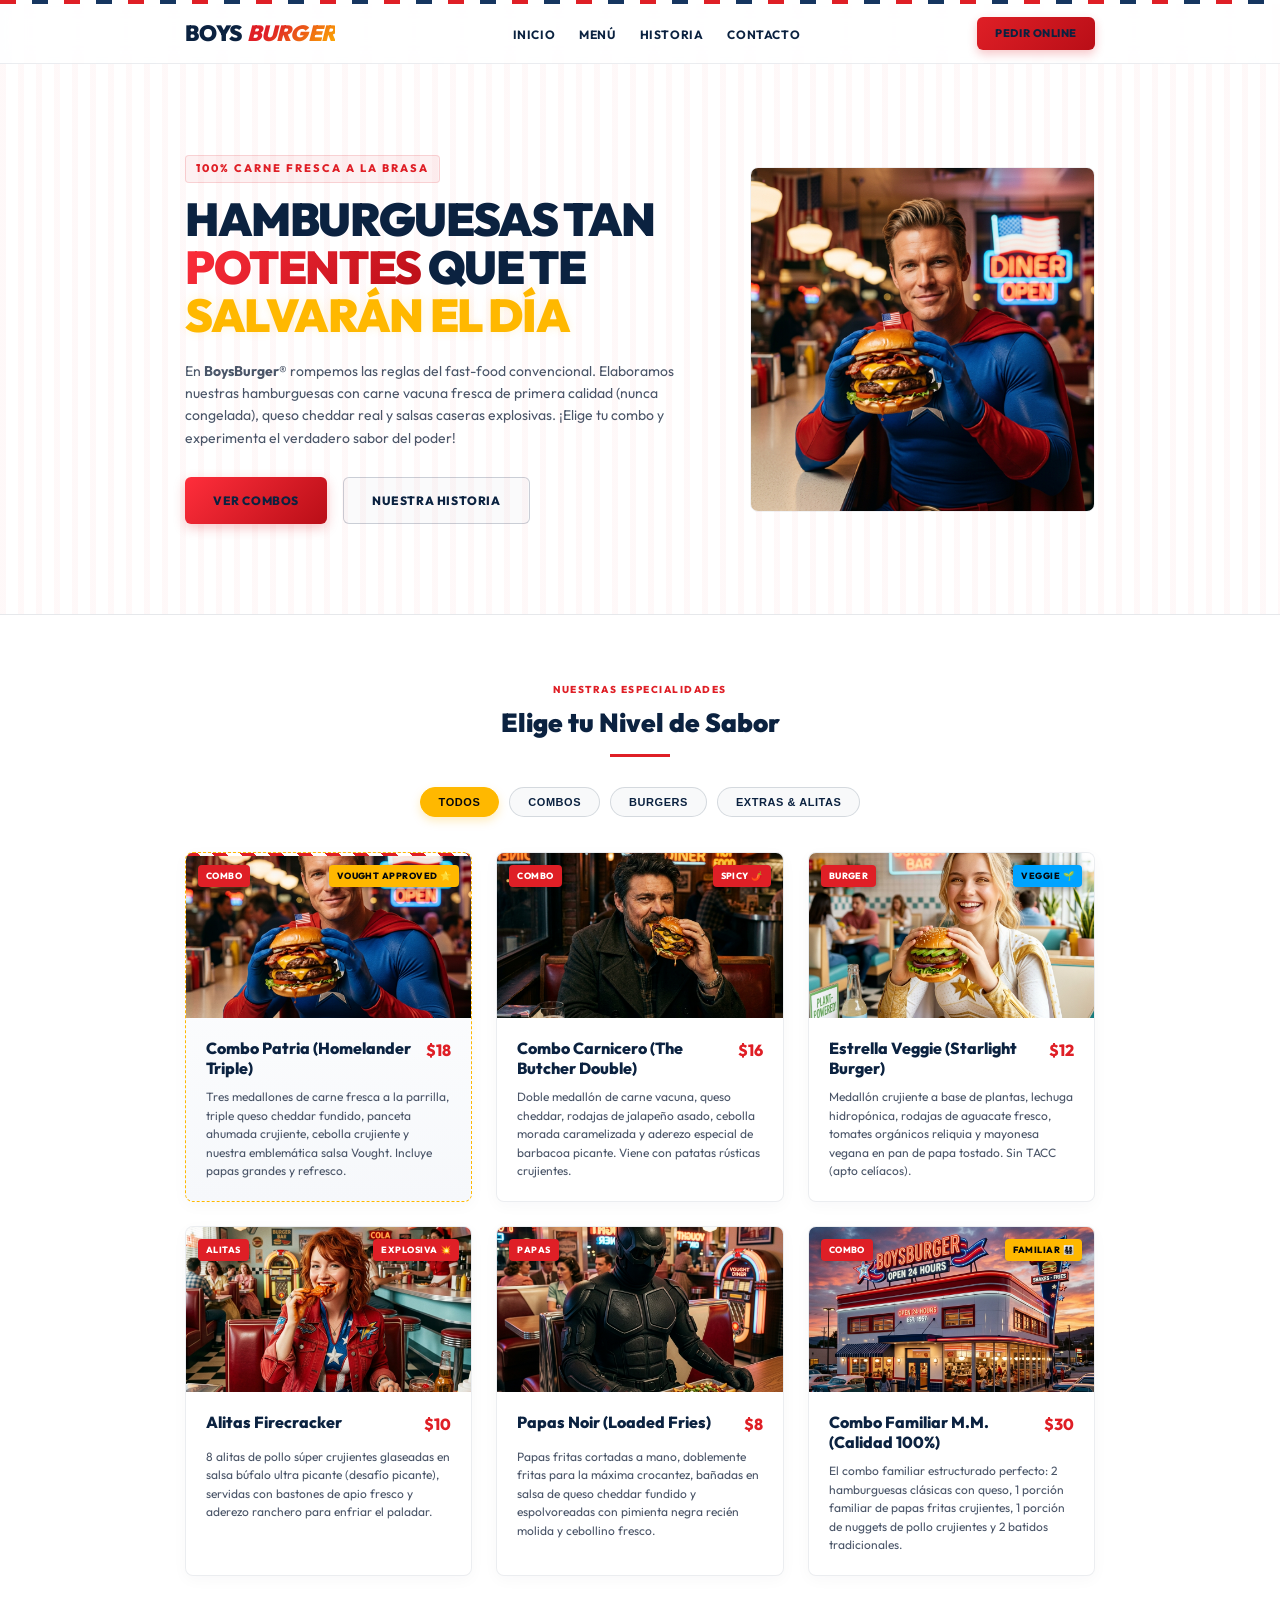
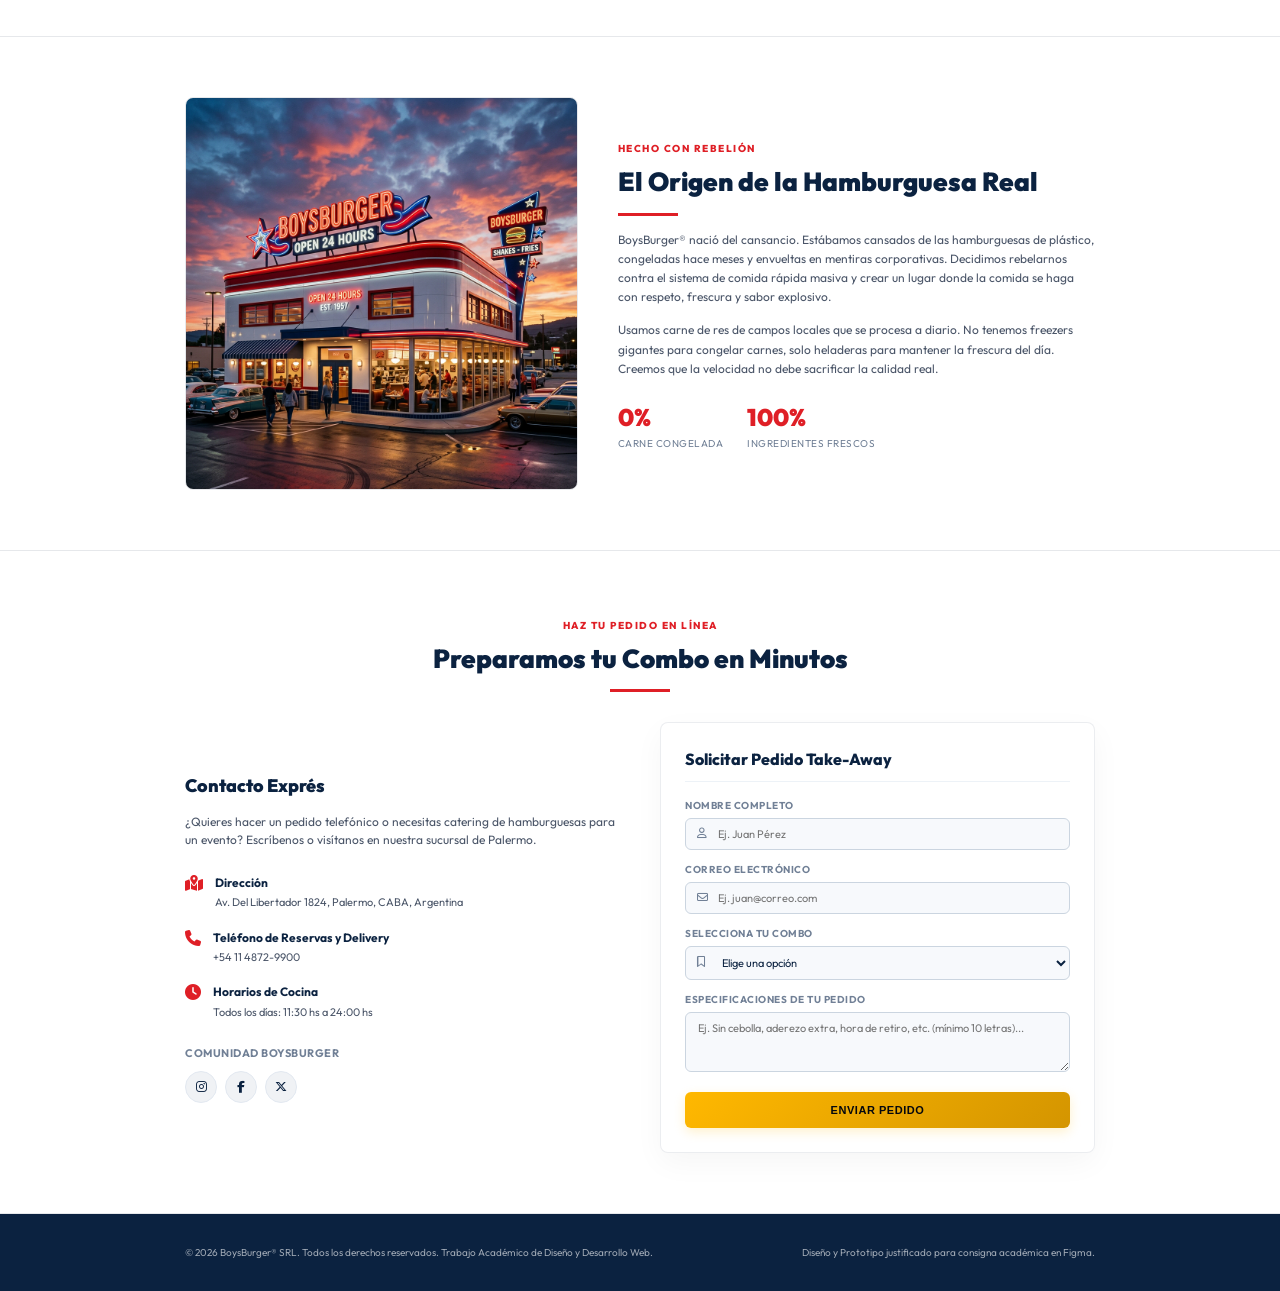
<file: restaurant.html>
<!DOCTYPE html>
<html lang="es">
<head>
  <meta charset="UTF-8">
  <meta name="viewport" content="width=device-width, initial-scale=1.0">
  <title>BoysBurger® - Hamburguesas a la Brasa</title>
  <!-- Google Fonts: Outfit for dynamic, bold modern headings and body -->
  <link rel="preconnect" href="https://fonts.googleapis.com">
  <link rel="preconnect" href="https://fonts.gstatic.com" crossorigin>
  <link href="https://fonts.googleapis.com/css2?family=Outfit:wght@300;400;500;600;700;800;900&display=swap" rel="stylesheet">
  <!-- CSS Stylesheet -->
  <link rel="stylesheet" href="styles.css">
  <!-- FontAwesome Icons for UI -->
  <link rel="stylesheet" href="https://cdnjs.cloudflare.com/ajax/libs/font-awesome/6.4.0/css/all.min.css">
  <style>
    /* Reset scroll hide for standalone preview */
    body {
      overflow-y: auto !important;
      height: auto !important;
    }
  </style>
</head>
<body>

  <!-- ================= THE LANDING PAGE CONTENT ================= -->
  <div id="live-landing-page" class="landing-page-root" style="opacity: 1; visibility: visible; position: static; width: auto; max-width: none; min-height: 100vh;">
    
    <!-- 1. ENCABEZADO (HEADER) -->
    <header class="restaurant-header">
      <div class="header-container">
        <a href="#inicio" class="restaurant-logo">BOYS<span class="logo-accent">BURGER</span></a>
        <nav class="restaurant-nav">
          <ul>
            <li><a href="#inicio" class="nav-link">Inicio</a></li>
            <li><a href="#menu" class="nav-link">Menú</a></li>
            <li><a href="#historia" class="nav-link">Historia</a></li>
            <li><a href="#contacto" class="nav-link">Contacto</a></li>
          </ul>
        </nav>
        <a href="#contacto" class="header-cta-btn">Pedir Online</a>
      </div>
    </header>    <!-- 2. BANNER INICIO (HERO) -->
    <section id="inicio" class="hero-section">
      <div class="hero-container">
        <div class="hero-text-content">
          <span class="hero-tagline">100% Carne Fresca a la Brasa</span>
          <h1 class="hero-title">Hamburguesas tan <span class="highlight-red">potentes</span> que te <span class="highlight-gold">salvarán el día</span></h1>
          <p class="hero-description">
            En <strong>BoysBurger®</strong> rompemos las reglas del fast-food convencional. Elaboramos nuestras hamburguesas con carne vacuna fresca de primera calidad (nunca congelada), queso cheddar real y salsas caseras explosivas. ¡Elige tu combo y experimenta el verdadero sabor del poder!
          </p>
          <div class="hero-actions">
            <a href="#menu" class="btn-primary">Ver Combos</a>
            <a href="#historia" class="btn-secondary">Nuestra Historia</a>
          </div>
        </div>
        <div class="hero-image-wrap">
          <img src="homelander_combo.png" alt="Hamburguesa BoysBurger masiva" class="hero-image">
        </div>
      </div>
    </section>

    <!-- 3. SECCIÓN MENÚ -->
    <section id="menu" class="menu-section">
      <div class="section-container">
        <div class="section-title-wrap">
          <span class="section-tag">Nuestras Especialidades</span>
          <h2 class="section-title">Elige tu Nivel de Sabor</h2>
          <div class="section-line"></div>
        </div>

        <!-- Filter chips -->
        <div class="menu-filters">
          <button class="filter-btn active" data-filter="all">Todos</button>
          <button class="filter-btn" data-filter="combos">Combos</button>
          <button class="filter-btn" data-filter="burgers">Burgers</button>
          <button class="filter-btn" data-filter="sides-drinks">Extras & Alitas</button>
        </div>

        <!-- List of Dishes with details & pricing -->
        <div class="menu-grid">
          
          <!-- Combos: Homelander -->
          <article class="menu-card" data-category="combos" data-featured="true">
            <div class="menu-card-img-wrap">
              <img src="homelander_combo.png" alt="Combo Patria" class="menu-card-img">
              <span class="dish-category">Combo</span>
              <span class="dish-badge">Vought Approved 🌟</span>
            </div>
            <div class="menu-card-info">
              <div class="menu-card-header">
                <h3 class="dish-title">Combo Patria (Homelander Triple)</h3>
                <span class="dish-price">$18</span>
              </div>
              <p class="dish-description">
                Tres medallones de carne fresca a la parrilla, triple queso cheddar fundido, panceta ahumada crujiente, cebolla crujiente y nuestra emblemática salsa Vought. Incluye papas grandes y refresco.
              </p>
            </div>
          </article>

          <!-- Combos: Butcher -->
          <article class="menu-card" data-category="combos">
            <div class="menu-card-img-wrap">
              <img src="butcher_combo.png" alt="Combo Carnicero" class="menu-card-img">
              <span class="dish-category">Combo</span>
              <span class="dish-badge badge-spicy">Spicy 🌶️</span>
            </div>
            <div class="menu-card-info">
              <div class="menu-card-header">
                <h3 class="dish-title">Combo Carnicero (The Butcher Double)</h3>
                <span class="dish-price">$16</span>
              </div>
              <p class="dish-description">
                Doble medallón de carne vacuna, queso cheddar, rodajas de jalapeño asado, cebolla morada caramelizada y aderezo especial de barbacoa picante. Viene con patatas rústicas crujientes.
              </p>
            </div>
          </article>

          <!-- Burgers: Starlight veggie -->
          <article class="menu-card" data-category="burgers">
            <div class="menu-card-img-wrap">
              <img src="starlight_combo.png" alt="Estrella Veggie" class="menu-card-img">
              <span class="dish-category">Burger</span>
              <span class="dish-badge badge-veggie">Veggie 🌱</span>
            </div>
            <div class="menu-card-info">
              <div class="menu-card-header">
                <h3 class="dish-title">Estrella Veggie (Starlight Burger)</h3>
                <span class="dish-price">$12</span>
              </div>
              <p class="dish-description">
                Medallón crujiente a base de plantas, lechuga hidropónica, rodajas de aguacate fresco, tomates orgánicos reliquia y mayonesa vegana en pan de papa tostado. Sin TACC (apto celíacos).
              </p>
            </div>
          </article>

          <!-- Sides: Firecracker Wings -->
          <article class="menu-card" data-category="sides-drinks">
            <div class="menu-card-img-wrap">
              <img src="firecracker_combo.png" alt="Alitas Firecracker" class="menu-card-img">
              <span class="dish-category">Alitas</span>
              <span class="dish-badge badge-spicy">Explosiva 💥</span>
            </div>
            <div class="menu-card-info">
              <div class="menu-card-header">
                <h3 class="dish-title">Alitas Firecracker</h3>
                <span class="dish-price">$10</span>
              </div>
              <p class="dish-description">
                8 alitas de pollo súper crujientes glaseadas en salsa búfalo ultra picante (desafío picante), servidas con bastones de apio fresco y aderezo ranchero para enfriar el paladar.
              </p>
            </div>
          </article>

          <!-- Sides: Papas Noir -->
          <article class="menu-card" data-category="sides-drinks">
            <div class="menu-card-img-wrap">
              <img src="blacknoir_combo.png" alt="Papas Noir" class="menu-card-img">
              <span class="dish-category">Papas</span>
            </div>
            <div class="menu-card-info">
              <div class="menu-card-header">
                <h3 class="dish-title">Papas Noir (Loaded Fries)</h3>
                <span class="dish-price">$8</span>
              </div>
              <p class="dish-description">
                Papas fritas cortadas a mano, doblemente fritas para la máxima crocantez, bañadas en salsa de queso cheddar fundido y espolvoreadas con pimienta negra recién molida y cebollino fresco.
              </p>
            </div>
          </article>

          <!-- Combos: Family Combo M.M. -->
          <article class="menu-card" data-category="combos">
            <div class="menu-card-img-wrap">
              <img src="vought_diner.png" alt="Combo Familiar M.M." class="menu-card-img">
              <span class="dish-category">Combo</span>
              <span class="dish-badge">Familiar 👨‍👩‍👧‍👦</span>
            </div>
            <div class="menu-card-info">
              <div class="menu-card-header">
                <h3 class="dish-title">Combo Familiar M.M. (Calidad 100%)</h3>
                <span class="dish-price">$30</span>
              </div>
              <p class="dish-description">
                El combo familiar estructurado perfecto: 2 hamburguesas clásicas con queso, 1 porción familiar de papas fritas crujientes, 1 porción de nuggets de pollo crujientes y 2 batidos tradicionales.
              </p>
            </div>
          </article>

        </div>
      </div>
    </section>

    <!-- 4. SECCIÓN NUESTRA HISTORIA -->
    <section id="historia" class="history-section">
      <div class="history-container">
        <div class="history-image-wrap">
          <img src="vought_diner.png" alt="BoysBurger Local" class="history-image">
        </div>
        <div class="history-text-content">
          <span class="section-tag">Hecho con Rebelión</span>
          <h2 class="section-title">El Origen de la Hamburguesa Real</h2>
          <div class="section-line left"></div>
          <p class="history-paragraph">
            BoysBurger® nació del cansancio. Estábamos cansados de las hamburguesas de plástico, congeladas hace meses y envueltas en mentiras corporativas. Decidimos rebelarnos contra el sistema de comida rápida masiva y crear un lugar donde la comida se haga con respeto, frescura y sabor explosivo.
          </p>
          <p class="history-paragraph">
            Usamos carne de res de campos locales que se procesa a diario. No tenemos freezers gigantes para congelar carnes, solo heladeras para mantener la frescura del día. Creemos que la velocidad no debe sacrificar la calidad real.
          </p>
          <div class="history-stats">
            <div class="stat-item">
              <span class="stat-num">0%</span>
              <span class="stat-lbl">Carne Congelada</span>
            </div>
            <div class="stat-item">
              <span class="stat-num">100%</span>
              <span class="stat-lbl">Ingredientes Frescos</span>
            </div>
          </div>
        </div>
      </div>
    </section>

    <!-- 5. SECCIÓN CONTACTO / PEDIDOS -->
    <section id="contacto" class="contact-section">
      <div class="section-container">
        <div class="section-title-wrap">
          <span class="section-tag">Haz tu Pedido en Línea</span>
          <h2 class="section-title">Preparamos tu Combo en Minutos</h2>
          <div class="section-line"></div>
        </div>

        <div class="contact-grid">
          <!-- Left column: Details & Social Media -->
          <div class="contact-info">
            <h3>Contacto Exprés</h3>
            <p class="contact-desc">
              ¿Quieres hacer un pedido telefónico o necesitas catering de hamburguesas para un evento? Escríbenos o visítanos en nuestra sucursal de Palermo.
            </p>
            
            <div class="contact-detail-items">
              <div class="detail-item">
                <i class="fa-solid fa-map-location-dot contact-icon"></i>
                <div>
                  <h5>Dirección</h5>
                  <p>Av. Del Libertador 1824, Palermo, CABA, Argentina</p>
                </div>
              </div>
              
              <div class="detail-item">
                <i class="fa-solid fa-phone contact-icon"></i>
                <div>
                  <h5>Teléfono de Reservas y Delivery</h5>
                  <p>+54 11 4872-9900</p>
                </div>
              </div>

              <div class="detail-item">
                <i class="fa-solid fa-clock contact-icon"></i>
                <div>
                  <h5>Horarios de Cocina</h5>
                  <p>Todos los días: 11:30 hs a 24:00 hs</p>
                </div>
              </div>
            </div>

            <div class="social-links-wrap">
              <h5>Comunidad BoysBurger</h5>
              <div class="social-icons">
                <a href="https://instagram.com" target="_blank" class="social-icon-link" aria-label="Visitar Instagram"><i class="fa-brands fa-instagram"></i></a>
                <a href="https://facebook.com" target="_blank" class="social-icon-link" aria-label="Visitar Facebook"><i class="fa-brands fa-facebook-f"></i></a>
                <a href="https://twitter.com" target="_blank" class="social-icon-link" aria-label="Visitar Twitter"><i class="fa-brands fa-x-twitter"></i></a>
              </div>
            </div>
          </div>

          <!-- Right column: Interactive form prepared for backend -->
          <div class="contact-form-card">
            <h3>Solicitar Pedido Take-Away</h3>
            
            <form id="restaurant-contact-form" novalidate>
              <div class="form-row">
                <div class="form-group">
                  <label for="form-name">Nombre Completo</label>
                  <div class="input-with-icon">
                    <i class="fa-regular fa-user"></i>
                    <input type="text" id="form-name" name="name" placeholder="Ej. Juan Pérez" required>
                  </div>
                  <span class="error-msg" id="error-name">El nombre debe tener mínimo 3 caracteres.</span>
                </div>
              </div>

              <div class="form-row">
                <div class="form-group">
                  <label for="form-email">Correo Electrónico</label>
                  <div class="input-with-icon">
                    <i class="fa-regular fa-envelope"></i>
                    <input type="email" id="form-email" name="email" placeholder="Ej. juan@correo.com" required>
                  </div>
                  <span class="error-msg" id="error-email">Introduce un correo electrónico válido.</span>
                </div>
              </div>

              <div class="form-row">
                <div class="form-group">
                  <label for="form-subject">Selecciona tu Combo</label>
                  <div class="input-with-icon">
                    <i class="fa-regular fa-bookmark"></i>
                    <select id="form-subject" name="subject" required>
                      <option value="" disabled selected>Elige una opción</option>
                      <option value="Combo Patria (Triple Burger)">Combo Patria (Triple Burger - $18)</option>
                      <option value="Combo Carnicero (Double Burger)">Combo Carnicero (Double Burger - $16)</option>
                      <option value="Estrella Veggie (Starlight Burger)">Estrella Veggie (Starlight Burger - $12)</option>
                      <option value="Alitas Firecracker">Alitas Firecracker ($10)</option>
                      <option value="Combo Familiar M.M.">Combo Familiar M.M. ($30)</option>
                    </select>
                  </div>
                  <span class="error-msg" id="error-subject">Por favor selecciona un combo para tu pedido.</span>
                </div>
              </div>

              <div class="form-row">
                <div class="form-group">
                  <label for="form-message">Especificaciones de tu pedido</label>
                  <textarea id="form-message" name="message" rows="3" placeholder="Ej. Sin cebolla, aderezo extra, hora de retiro, etc. (mínimo 10 letras)..." required></textarea>
                  <span class="error-msg" id="error-message">Escribe detalles sobre tu pedido (mínimo 10 caracteres).</span>
                </div>
              </div>

              <button type="submit" class="btn-form-submit">Enviar Pedido</button>
            </form>

            <!-- Glassmorphic Success Overlay -->
            <div class="form-success-overlay" id="form-success">
              <div class="success-content">
                <div class="success-icon">
                  <i class="fa-solid fa-circle-check"></i>
                </div>
                <h3>¡Pedido Registrado con Éxito!</h3>
                <p>La validación local de tu pedido se completó.</p>
                <div class="form-data-preview">
                  <h5>Payload listo para API Backend:</h5>
                  <pre id="form-data-json"></pre>
                </div>
                <p class="backend-notice"><i class="fa-solid fa-code"></i> Formulario validado con JS. Listo para envío asíncrono.</p>
                <button class="btn-success-close" id="btn-success-close">Hacer otro Pedido</button>
              </div>
            </div>

          </div>
        </div>
      </div>
    </section>

    <!-- FOOTER -->
    <footer class="restaurant-footer">
      <div class="footer-container">
        <p class="copyright">&copy; 2026 BoysBurger® SRL. Todos los derechos reservados. Trabajo Académico de Diseño y Desarrollo Web.</p>
        <p class="developer-credit">Diseño y Prototipo justificado para consigna académica en Figma.</p>
      </div>
    </footer>

  </div>
  <!-- ================= END OF LANDING PAGE CONTENT ================= -->

  <!-- Script File -->
  <script src="script.js"></script>
</body>
</html>
</file>
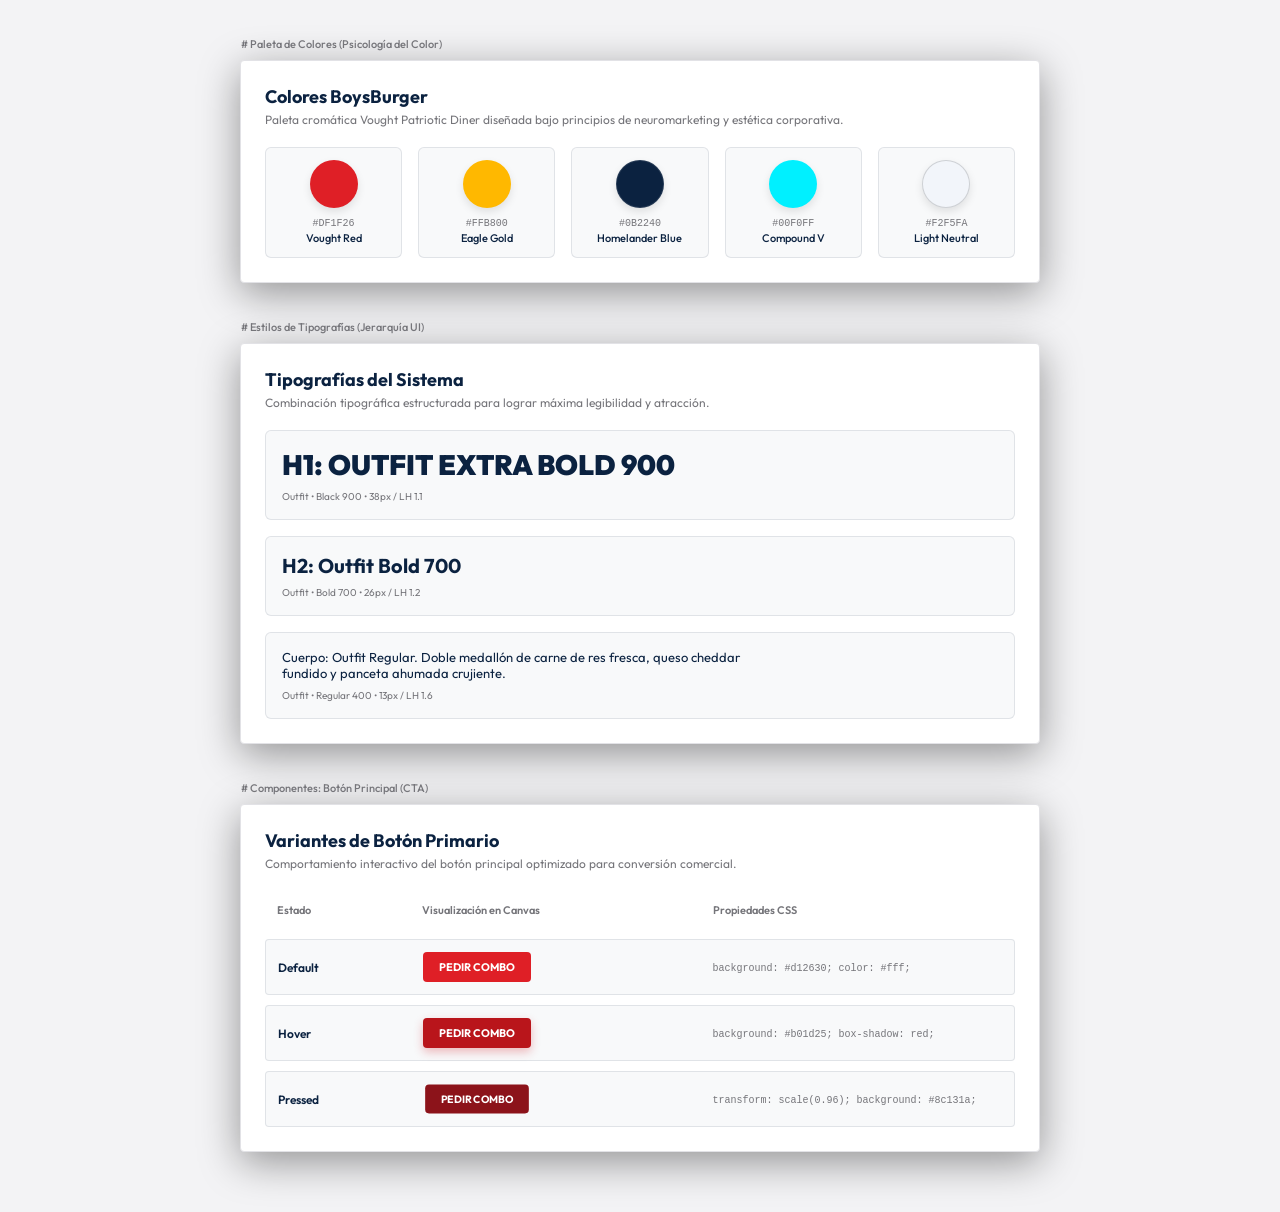
<file: sistemadiseno.html>
<!DOCTYPE html>
<html lang="es">
<head>
  <meta charset="UTF-8">
  <meta name="viewport" content="width=device-width, initial-scale=1.0">
  <title>BoysBurger® - Sistema de Diseño</title>
  <!-- Google Fonts: Outfit -->
  <link rel="preconnect" href="https://fonts.googleapis.com">
  <link rel="preconnect" href="https://fonts.gstatic.com" crossorigin>
  <link href="https://fonts.googleapis.com/css2?family=Outfit:wght@300;400;500;600;700;800;900&display=swap" rel="stylesheet">
  <!-- CSS Stylesheet -->
  <link rel="stylesheet" href="styles.css">
  <!-- FontAwesome Icons for UI -->
  <link rel="stylesheet" href="https://cdnjs.cloudflare.com/ajax/libs/font-awesome/6.4.0/css/all.min.css">
  <style>
    body {
      background-color: var(--figma-bg);
      overflow-y: auto !important;
      height: auto !important;
      padding: 60px;
      display: flex;
      flex-direction: column;
      gap: 60px;
      align-items: center;
    }
    .figma-frame {
      box-shadow: 0 10px 40px rgba(0,0,0,0.4);
    }
  </style>
</head>
<body>

  <!-- Frame: Paleta de Colores -->
  <div class="figma-frame" id="frame-colors">
    <div class="frame-label"># Paleta de Colores (Psicología del Color)</div>
    <div class="frame-content">
      <div class="design-system-card">
        <h3>Colores BoysBurger</h3>
        <p class="ds-subtitle">Paleta cromática Vought Patriotic Diner diseñada bajo principios de neuromarketing y estética corporativa.</p>
        
        <div class="colors-grid">
          <!-- Color 1: Rojo -->
          <div class="color-item-wrap">
            <div class="color-circle" style="background-color: #df1f26;"></div>
            <span class="color-hex">#DF1F26</span>
            <span class="color-label">Vought Red</span>
          </div>
          <!-- Color 2: Amarillo -->
          <div class="color-item-wrap">
            <div class="color-circle" style="background-color: #ffb800;"></div>
            <span class="color-hex">#FFB800</span>
            <span class="color-label">Eagle Gold</span>
          </div>
          <!-- Color 3: Azul -->
          <div class="color-item-wrap">
            <div class="color-circle" style="background-color: #0b2240; border: 1px solid rgba(255,255,255,0.1);"></div>
            <span class="color-hex">#0B2240</span>
            <span class="color-label">Homelander Blue</span>
          </div>
          <!-- Color 4: Compuesto V -->
          <div class="color-item-wrap">
            <div class="color-circle" style="background-color: #00f0ff;"></div>
            <span class="color-hex">#00F0FF</span>
            <span class="color-label">Compound V</span>
          </div>
          <!-- Color 5: Vought Light Neutral -->
          <div class="color-item-wrap">
            <div class="color-circle" style="background-color: #f2f5fa; border: 1px solid rgba(0,0,0,0.15);"></div>
            <span class="color-hex">#F2F5FA</span>
            <span class="color-label">Light Neutral</span>
          </div>
        </div>
      </div>
    </div>
  </div>

  <!-- Frame: Tipografías -->
  <div class="figma-frame" id="frame-typography">
    <div class="frame-label"># Estilos de Tipografías (Jerarquía UI)</div>
    <div class="frame-content">
      <div class="design-system-card">
        <h3>Tipografías del Sistema</h3>
        <p class="ds-subtitle">Combinación tipográfica estructurada para lograr máxima legibilidad y atracción.</p>
        
        <div class="typography-list">
          <!-- Font 1: H1 -->
          <div class="typo-item">
            <div class="typo-preview" style="font-size: 28px; font-weight: 900;">
              H1: OUTFIT EXTRA BOLD 900
            </div>
            <div class="typo-meta">Outfit • Black 900 • 38px / LH 1.1</div>
          </div>
          
          <!-- Font 2: H2 -->
          <div class="typo-item">
            <div class="typo-preview" style="font-size: 20px; font-weight: 700;">
              H2: Outfit Bold 700
            </div>
            <div class="typo-meta">Outfit • Bold 700 • 26px / LH 1.2</div>
          </div>
          
          <!-- Font 3: Body -->
          <div class="typo-item">
            <div class="typo-preview" style="font-size: 13px; font-weight: 400; max-width: 500px;">
              Cuerpo: Outfit Regular. Doble medallón de carne de res fresca, queso cheddar fundido y panceta ahumada crujiente.
            </div>
            <div class="typo-meta">Outfit • Regular 400 • 13px / LH 1.6</div>
          </div>
        </div>
      </div>
    </div>
  </div>

  <!-- Frame: Botones -->
  <div class="figma-frame" id="frame-buttons">
    <div class="frame-label"># Componentes: Botón Principal (CTA)</div>
    <div class="frame-content">
      <div class="design-system-card">
        <h3>Variantes de Botón Primario</h3>
        <p class="ds-subtitle">Comportamiento interactivo del botón principal optimizado para conversión comercial.</p>
        
        <div class="buttons-matrix">
          <!-- Row Header -->
          <div class="matrix-row headers">
            <div>Estado</div>
            <div>Visualización en Canvas</div>
            <div>Propiedades CSS</div>
          </div>
          
          <!-- State: Default -->
          <div class="matrix-row">
            <div class="state-name">Default</div>
            <div>
              <button class="btn-demo default">Pedir Combo</button>
            </div>
            <div class="css-desc"><code>background: #d12630; color: #fff;</code></div>
          </div>
          
          <!-- State: Hover -->
          <div class="matrix-row">
            <div class="state-name">Hover</div>
            <div>
              <button class="btn-demo hover">Pedir Combo</button>
            </div>
            <div class="css-desc"><code>background: #b01d25; box-shadow: red;</code></div>
          </div>
          
          <!-- State: Pressed -->
          <div class="matrix-row">
            <div class="state-name">Pressed</div>
            <div>
              <button class="btn-demo pressed">Pedir Combo</button>
            </div>
            <div class="css-desc"><code>transform: scale(0.96); background: #8c131a;</code></div>
          </div>
        </div>
      </div>
    </div>
  </div>

</body>
</html>
</file>
<file: styles.css>
/* ==========================================================================
   CSS VARIABLE DEFINITIONS & ROOT STYLING
   ========================================================================== */
:root {
  /* Figma Interface Design System Colors (Figma UI3 style) */
  --figma-bg: #f3f3f5;
  --figma-sidebar: #ffffff;
  --figma-panel-header: #ffffff;
  --figma-border: #e2e2e6;
  --figma-text-primary: #1e1e1f;
  --figma-text-secondary: #75757a;
  --figma-accent: #0c8ce9;
  --figma-accent-light: rgba(12, 140, 233, 0.08);
  --figma-grid-color: rgba(0, 0, 0, 0.03);

  /* BoysBurger Brand Design System Colors (Homelander / Vought Patriotic Theme - LIGHT MODE) */
  --brand-blue: #0b2240;         /* Deep Navy Blue (Homelander suit base) */
  --brand-blue-hover: #07172c;
  --brand-blue-light: #163660;
  --brand-red: #df1f26;          /* Vivid Crimson Red (Vought cape red) */
  --brand-red-hover: #b9151b;
  --brand-gold: #ffb800;         /* Electric Golden Yellow (Homelander gold) */
  --brand-gold-hover: #e09e00;
  --brand-charcoal: #0b2240;     /* Primary text color (Navy instead of charcoal) */
  --brand-gray-dark: #f8f9fa;    /* Light theme secondary surfaces */
  --brand-gray-light: #ffffff;
  --brand-white: #ffffff;
  --brand-border: rgba(11, 34, 64, 0.1);
  --brand-border-muted: rgba(11, 34, 64, 0.05);
  
  /* Compound V accent for special lore badges */
  --brand-cyan: #00a3ff;         /* Refined cyan for light theme contrast */

  /* Backward Compatibility Aliases */
  --brand-yellow: var(--brand-gold);
  --brand-yellow-hover: var(--brand-gold-hover);

  /* Retro Diner Stripe Patterns (Light Flag Theme) */
  --stripe-pattern: repeating-linear-gradient(45deg, var(--brand-red) 0px, var(--brand-red) 10px, var(--brand-white) 10px, var(--brand-white) 20px);
  --stripe-pattern-subtle: repeating-linear-gradient(45deg, rgba(223, 31, 38, 0.06) 0px, rgba(223, 31, 38, 0.06) 8px, transparent 8px, transparent 16px);
  --stripe-vertical: repeating-linear-gradient(90deg, rgba(223, 31, 38, 0.04) 0px, rgba(223, 31, 38, 0.04) 6px, transparent 6px, transparent 18px);
  
  /* General US Flag Light Stripe background */
  --flag-bg-stripes: repeating-linear-gradient(90deg, 
    #f2f5fa 0px, #f2f5fa 12px, 
    #ffffff 12px, #ffffff 24px, 
    #fdf1f2 24px, #fdf1f2 36px, 
    #ffffff 36px, #ffffff 48px
  );

  /* Typography Fonts */
  --font-sans: 'Outfit', -apple-system, BlinkMacSystemFont, "Segoe UI", Roboto, sans-serif;
  --font-heading: 'Outfit', sans-serif;
  
  /* Transitions */
  --transition-smooth: all 0.3s cubic-bezier(0.25, 0.8, 0.25, 1);
  --transition-fast: all 0.15s cubic-bezier(0.25, 0.8, 0.25, 1);
}

* {
  box-sizing: border-box;
  margin: 0;
  padding: 0;
}

body {
  font-family: var(--font-sans);
  background-color: var(--figma-bg);
  color: var(--figma-text-primary);
  overflow: hidden;
  height: 100vh;
  -webkit-font-smoothing: antialiased;
}

/* Scrollbar Styles */
::-webkit-scrollbar {
  width: 8px;
  height: 8px;
}
::-webkit-scrollbar-track {
  background: transparent;
}
::-webkit-scrollbar-thumb {
  background: #444;
  border-radius: 4px;
}
::-webkit-scrollbar-thumb:hover {
  background: #555;
}

/* ==========================================================================
   FIGMA WORKSPACE INTERFACE SHELL STYLING
   ========================================================================== */
#figma-shell {
  display: flex;
  flex-direction: column;
  height: 100vh;
  width: 100vw;
  overflow: hidden;
}

/* 1. TOP TOOLBAR */
#figma-topbar {
  height: 48px;
  background-color: rgba(18, 18, 20, 0.75);
  backdrop-filter: blur(12px) saturate(180%);
  -webkit-backdrop-filter: blur(12px) saturate(180%);
  border-bottom: 1px solid var(--figma-border);
  display: flex;
  justify-content: space-between;
  align-items: center;
  padding: 0 16px;
  user-select: none;
  z-index: 10;
}

.topbar-left {
  display: flex;
  align-items: center;
  gap: 12px;
}

.figma-logo-icon svg {
  display: block;
}

.file-info {
  display: flex;
  align-items: center;
  gap: 8px;
}

.file-name {
  font-size: 12px;
  font-weight: 500;
  color: var(--figma-text-primary);
}

.file-status {
  font-size: 10px;
  background-color: #333333;
  color: var(--figma-text-secondary);
  padding: 2px 6px;
  border-radius: 3px;
}

.topbar-center {
  display: flex;
  align-items: center;
  gap: 4px;
}

.tool-btn {
  background: transparent;
  border: none;
  color: var(--figma-text-secondary);
  width: 32px;
  height: 32px;
  border-radius: 4px;
  display: flex;
  align-items: center;
  justify-content: center;
  cursor: pointer;
  font-size: 14px;
  transition: var(--transition-smooth);
}

.tool-btn:hover {
  background-color: rgba(255, 255, 255, 0.05);
  color: var(--figma-text-primary);
}

.tool-btn.active {
  background-color: var(--figma-accent);
  color: white;
}

.topbar-right {
  display: flex;
  align-items: center;
  gap: 8px;
}

.share-btn {
  background-color: var(--figma-accent);
  color: white;
  border: none;
  padding: 6px 12px;
  border-radius: 6px;
  font-size: 11px;
  font-weight: 500;
  cursor: pointer;
  transition: var(--transition-smooth);
}

.share-btn:hover {
  background-color: #0b7cd0;
}

.play-btn {
  background-color: transparent;
  color: var(--figma-text-secondary);
  border: 1px solid #444;
  padding: 5px 12px;
  border-radius: 6px;
  font-size: 11px;
  font-weight: 500;
  display: flex;
  align-items: center;
  gap: 6px;
  cursor: pointer;
  transition: var(--transition-smooth);
}

.play-btn:hover {
  background-color: rgba(255, 255, 255, 0.05);
  color: var(--figma-text-primary);
  border-color: #555;
}

/* 2. MAIN WORKSPACE CONTAINER */
#figma-workspace {
  display: flex;
  flex: 1;
  width: 100vw;
  overflow: hidden;
}

/* 3. LEFT PAGES & LAYERS PANEL */
#figma-leftpanel {
  width: 240px;
  background-color: rgba(18, 18, 20, 0.7);
  backdrop-filter: blur(12px) saturate(180%);
  -webkit-backdrop-filter: blur(12px) saturate(180%);
  border-right: 1px solid var(--figma-border);
  display: flex;
  flex-direction: column;
  flex-shrink: 0;
  user-select: none;
}

.panel-section {
  padding: 12px 0;
  border-bottom: 1px solid var(--figma-border);
}

.panel-section.layers-section {
  flex: 1;
  overflow-y: auto;
}

.section-header {
  display: flex;
  justify-content: space-between;
  align-items: center;
  padding: 0 16px 8px 16px;
  font-size: 11px;
  font-weight: 600;
  text-transform: uppercase;
  letter-spacing: 0.5px;
  color: var(--figma-text-secondary);
}

.icon-btn {
  cursor: pointer;
  padding: 2px;
  border-radius: 3px;
}

.icon-btn:hover {
  background-color: rgba(255, 255, 255, 0.05);
  color: var(--figma-text-primary);
}

.pages-list, .layers-list {
  list-style: none;
}

.page-item {
  padding: 6px 16px 6px 28px;
  font-size: 12px;
  color: var(--figma-text-secondary);
  cursor: pointer;
  display: flex;
  align-items: center;
  gap: 8px;
  position: relative;
  transition: var(--transition-smooth);
}

.page-item::before {
  content: '';
  position: absolute;
  left: 14px;
  width: 6px;
  height: 6px;
  border-radius: 50%;
  background-color: transparent;
}

.page-item:hover {
  background-color: rgba(255, 255, 255, 0.03);
  color: var(--figma-text-primary);
}

.page-item.active {
  color: var(--figma-text-primary);
  font-weight: 500;
}

.page-item.active::before {
  background-color: var(--figma-accent);
}

.layers-list {
  display: none;
}

.layers-list.active {
  display: block;
}

.layer-item {
  padding: 6px 16px 6px 28px;
  font-size: 11px;
  color: var(--figma-text-secondary);
  cursor: pointer;
  display: flex;
  align-items: center;
  gap: 8px;
  transition: var(--transition-smooth);
}

.layer-item:hover {
  background-color: rgba(255, 255, 255, 0.03);
  color: var(--figma-text-primary);
}

.layer-item.selected {
  background-color: var(--figma-accent-light);
  color: var(--figma-text-primary);
}

.sub-layers {
  list-style: none;
  padding-left: 20px;
  margin-top: 4px;
}

.sub-layers li {
  padding: 4px 0;
  display: flex;
  align-items: center;
  gap: 6px;
  color: #777;
}

.text-purple { color: #a259ff; }
.text-blue { color: #19bcfe; }

.help-hint-section {
  padding: 16px;
  background-color: rgba(255, 255, 255, 0.01);
  border-top: 1px solid var(--figma-border);
  margin-top: auto;
}

.hint-title {
  font-size: 11px;
  font-weight: 600;
  color: var(--brand-yellow);
  display: flex;
  align-items: center;
  gap: 6px;
  margin-bottom: 6px;
}

.hint-text {
  font-size: 10px;
  color: var(--figma-text-secondary);
  line-height: 1.4;
}

/* 4. MAIN CENTRAL CANVAS */
#figma-canvas {
  flex: 1;
  background-color: var(--figma-bg);
  overflow: auto;
  padding: 80px;
  display: flex;
  flex-direction: column;
  gap: 100px;
  align-items: flex-start;
  position: relative;
}

.grid-bg {
  background-image: linear-gradient(var(--figma-grid-color) 1px, transparent 1px),
                    linear-gradient(90deg, var(--figma-grid-color) 1px, transparent 1px);
  background-size: 20px 20px;
  background-position: center;
}

.canvas-page {
  display: none;
  opacity: 0;
  transform: translateY(15px);
  flex-direction: column;
  gap: 80px;
  align-items: flex-start;
}

.canvas-page.active {
  display: flex;
  animation: pageFadeIn 0.4s cubic-bezier(0.25, 0.8, 0.25, 1) forwards;
}

@keyframes pageFadeIn {
  from {
    opacity: 0;
    transform: translateY(12px);
  }
  to {
    opacity: 1;
    transform: translateY(0);
  }
}

/* 5. FIGMA CANVAS FRAMES */
.figma-frame {
  background-color: #ffffff;
  border: 1px solid var(--figma-border);
  border-radius: 4px;
  position: relative;
  box-shadow: 0 8px 24px rgba(0, 0, 0, 0.06);
  outline: none;
  transition: border-color 0.2s ease;
}

.figma-frame:focus-within, .figma-frame.selected {
  border-color: var(--figma-accent);
  box-shadow: 0 0 0 2px var(--figma-accent), 0 10px 30px rgba(0, 0, 0, 0.25);
}

.frame-label {
  position: absolute;
  top: -24px;
  left: 0;
  font-size: 11px;
  color: var(--figma-text-secondary);
  font-weight: 500;
  pointer-events: none;
}

.frame-content {
  width: 100%;
  height: 100%;
}

/* Canvas Page 1 Frames */
#frame-moodboard {
  width: 1000px;
}

#frame-target {
  width: 1000px;
}

/* Canvas Page 2 Frames */
#frame-colors {
  width: 800px;
}

#frame-typography {
  width: 800px;
}

#frame-buttons {
  width: 800px;
}

/* 6. RIGHT PROPERTIES SIDEBAR */
#figma-rightpanel {
  width: 240px;
  background-color: rgba(18, 18, 20, 0.7);
  backdrop-filter: blur(12px) saturate(180%);
  -webkit-backdrop-filter: blur(12px) saturate(180%);
  border-left: 1px solid var(--figma-border);
  display: flex;
  flex-direction: column;
  overflow-y: auto;
  user-select: none;
  flex-shrink: 0;
}

.rightpanel-tab-headers {
  display: flex;
  border-bottom: 1px solid var(--figma-border);
  background-color: #242424;
}

.right-tab {
  flex: 1;
  padding: 10px 0;
  text-align: center;
  font-size: 11px;
  font-weight: 500;
  color: var(--figma-text-secondary);
  cursor: pointer;
  transition: var(--transition-smooth);
}

.right-tab.active {
  color: var(--figma-text-primary);
  border-bottom: 1px solid var(--figma-text-primary);
}

.properties-content {
  padding: 16px;
}

.prop-group {
  margin-bottom: 20px;
  border-bottom: 1px solid #2a2a2a;
  padding-bottom: 16px;
}

.prop-group:last-child {
  border-bottom: none;
}

.prop-title {
  font-size: 11px;
  font-weight: 600;
  text-transform: uppercase;
  color: var(--figma-text-secondary);
  margin-bottom: 12px;
  letter-spacing: 0.3px;
}

.prop-row {
  display: flex;
  justify-content: space-between;
  align-items: center;
  margin-bottom: 8px;
  font-size: 11px;
}

.prop-label {
  color: var(--figma-text-secondary);
}

.prop-value {
  color: var(--figma-text-primary);
  font-weight: 500;
}

.code-value {
  background-color: #2c2c2c;
  padding: 2px 6px;
  border-radius: 3px;
  color: var(--figma-text-primary);
  font-family: monospace;
  font-size: 10px;
}

.prop-text-desc {
  font-size: 11px;
  color: #b3b3b3;
  line-height: 1.4;
  margin-top: 6px;
}

.bg-accent-box {
  background-color: rgba(209, 38, 48, 0.08);
  border-left: 2px solid var(--brand-red);
  padding: 10px;
  border-radius: 0 4px 4px 0;
  margin-top: 8px;
}

.bg-accent-box.green {
  background-color: rgba(46, 117, 89, 0.08);
  border-left-color: #2e7559;
}

/* ==========================================================================
   MOODBOARD & BUYER PERSONA CONTENT STYLING (PAGE 1)
   ========================================================================== */
.moodboard-container {
  padding: 24px;
}

.moodboard-header {
  margin-bottom: 20px;
}

.moodboard-header h3 {
  font-size: 24px;
  color: var(--brand-red);
  font-weight: 700;
  margin-bottom: 4px;
}

.concept-tagline {
  font-size: 13px;
  color: #bbb;
}

.moodboard-grid-custom {
  display: grid;
  grid-template-columns: 1fr 1fr;
  gap: 20px;
}

.moodboard-images-collage {
  display: grid;
  grid-template-columns: 1fr 1fr;
  grid-template-rows: auto auto;
  gap: 10px;
}

.collage-img-wrap {
  width: 100%;
  height: 140px;
  border-radius: 4px;
  overflow: hidden;
  border: 1px solid #333;
}

.collage-img-wrap.span-2 {
  grid-column: span 2;
  height: 180px;
}

.collage-img {
  width: 100%;
  height: 100%;
  object-fit: cover;
}

.moodboard-details {
  background-color: var(--brand-gray-dark);
  border: 1px solid var(--brand-border);
  border-radius: 6px;
  padding: 20px;
  display: flex;
  flex-direction: column;
  justify-content: space-between;
}

.moodboard-details h4 {
  font-size: 15px;
  color: var(--brand-red);
  margin-bottom: 10px;
}

.moodboard-details p {
  font-size: 12px;
  color: #4a5568;
  line-height: 1.5;
  margin-bottom: 12px;
}

.moodboard-details ul {
  padding-left: 18px;
  font-size: 12px;
  color: #4a5568;
  line-height: 1.6;
  margin-bottom: 16px;
}

.aesthetic-chips {
  display: flex;
  flex-wrap: wrap;
  gap: 6px;
}

.chip {
  font-size: 10px;
  background-color: #ffffff;
  color: #4a5568;
  padding: 4px 8px;
  border-radius: 12px;
  border: 1px solid var(--brand-border);
}

/* Personas Section */
.personas-layout {
  padding: 24px;
}

.personas-grid {
  display: grid;
  grid-template-columns: 1fr 1fr;
  gap: 20px;
}

.persona-card {
  background-color: var(--brand-gray-dark);
  border: 1px solid var(--brand-border);
  border-radius: 6px;
  padding: 20px;
  cursor: pointer;
  transition: var(--transition-smooth);
}

.persona-card:hover, .persona-card.active-selected {
  border-color: var(--brand-red);
  transform: translateY(-2px);
  box-shadow: 0 4px 12px rgba(209, 38, 48, 0.08);
}

.persona-header {
  display: flex;
  align-items: center;
  gap: 12px;
  margin-bottom: 16px;
}

.persona-avatar {
  width: 48px;
  height: 48px;
  border-radius: 50%;
  overflow: hidden;
  border: 2px solid var(--brand-red);
}

.persona-avatar.mm { border-color: var(--brand-yellow); }
.persona-avatar.noir { border-color: #777; }
.persona-avatar.starlight { border-color: #0c8ce9; }

.persona-avatar-img {
  width: 100%;
  height: 100%;
  object-fit: cover;
}

.persona-title h3 {
  font-size: 15px;
  font-weight: 700;
  color: var(--brand-blue);
}

.persona-subtitle {
  font-size: 11px;
  color: var(--figma-text-secondary);
}

.persona-body {
  font-size: 12px;
  line-height: 1.5;
  color: #4a5568;
  display: flex;
  flex-direction: column;
  gap: 10px;
}

.persona-desc {
  border-left: 2px solid var(--brand-border);
  padding-left: 8px;
  font-style: italic;
  color: #718096;
}

.persona-meta-list {
  list-style: none;
}

.persona-meta-list li {
  margin-bottom: 4px;
}

/* ==========================================================================
   DESIGN SYSTEM CARD STYLING (PAGE 2)
   ========================================================================== */
.design-system-card {
  padding: 24px;
}

.design-system-card h3 {
  font-size: 18px;
  color: var(--brand-blue);
  margin-bottom: 4px;
}

.ds-subtitle {
  font-size: 12px;
  color: var(--figma-text-secondary);
  margin-bottom: 20px;
}

/* Colors Grid */
.colors-grid {
  display: grid;
  grid-template-columns: repeat(auto-fill, minmax(120px, 1fr));
  gap: 16px;
}

.color-item-wrap {
  background-color: var(--brand-gray-dark);
  border: 1px solid var(--brand-border);
  border-radius: 6px;
  padding: 12px;
  display: flex;
  flex-direction: column;
  align-items: center;
  cursor: pointer;
  transition: var(--transition-smooth);
}

.color-item-wrap:hover {
  border-color: var(--figma-accent);
}

.color-circle {
  width: 48px;
  height: 48px;
  border-radius: 50%;
  margin-bottom: 10px;
  box-shadow: 0 4px 8px rgba(0,0,0,0.1);
}

.color-hex {
  font-size: 10px;
  color: var(--figma-text-secondary);
  font-family: monospace;
  margin-bottom: 2px;
}

.color-label {
  font-size: 11px;
  font-weight: 500;
  color: var(--brand-blue);
  text-align: center;
}

/* Typography List */
.typography-list {
  display: flex;
  flex-direction: column;
  gap: 16px;
}

.typo-item {
  background-color: var(--brand-gray-dark);
  border: 1px solid var(--brand-border);
  border-radius: 6px;
  padding: 16px;
  cursor: pointer;
  transition: var(--transition-smooth);
}

.typo-item:hover {
  border-color: var(--figma-accent);
}

.typo-preview {
  margin-bottom: 8px;
  color: var(--brand-blue);
}

.typo-meta {
  font-size: 10px;
  color: var(--figma-text-secondary);
}

/* Buttons Matrix */
.buttons-matrix {
  display: flex;
  flex-direction: column;
  gap: 10px;
}

.matrix-row {
  display: grid;
  grid-template-columns: 1fr 2fr 2fr;
  align-items: center;
  padding: 12px;
  background-color: var(--brand-gray-dark);
  border: 1px solid var(--brand-border);
  border-radius: 4px;
  cursor: pointer;
  transition: var(--transition-smooth);
}

.matrix-row:hover {
  border-color: var(--figma-accent);
}

.matrix-row.headers {
  background-color: transparent;
  border: none;
  font-size: 11px;
  font-weight: 600;
  color: var(--figma-text-secondary);
  cursor: default;
}

.state-name {
  font-size: 12px;
  font-weight: 600;
  color: var(--brand-blue);
}

.btn-demo {
  padding: 8px 16px;
  font-family: var(--font-sans);
  font-weight: 700;
  text-transform: uppercase;
  border: none;
  border-radius: 4px;
  font-size: 11px;
  transition: var(--transition-smooth);
}

.btn-demo.default {
  background-color: var(--brand-red);
  color: var(--brand-white);
}

.btn-demo.hover {
  background-color: var(--brand-red-hover);
  color: var(--brand-white);
  box-shadow: 0 4px 10px rgba(209, 38, 48, 0.3);
}

.btn-demo.pressed {
  background-color: #8c131a;
  color: var(--brand-white);
  transform: scale(0.96);
}

.css-desc {
  font-size: 10px;
  color: var(--figma-text-secondary);
}

.click-note {
  font-size: 11px;
  color: var(--figma-text-secondary);
  margin-top: 16px;
}

/* ==========================================================================
   THE BOYSBURGER LANDING PAGE STYLING (THE PROTOTYPE)
   ========================================================================== */
#frame-prototype-landing {
  width: 1100px;
  background-color: var(--brand-charcoal);
}

.prototype-scale-wrapper {
  max-height: 80vh;
  overflow-y: auto;
}

.landing-page-root {
  background-image: var(--flag-bg-stripes);
  color: var(--brand-blue);
  font-family: var(--font-sans);
  line-height: 1.6;
  width: 100%;
  overflow-x: hidden;
  scroll-behavior: smooth;
}

.landing-page-root a {
  text-decoration: none;
  color: inherit;
}

/* 1. HEADER */
.restaurant-header {
  position: sticky;
  top: 0;
  width: 100%;
  background-color: rgba(255, 255, 255, 0.88);
  backdrop-filter: blur(12px) saturate(180%);
  -webkit-backdrop-filter: blur(12px) saturate(180%);
  border-bottom: 1px solid rgba(11, 34, 64, 0.08);
  z-index: 100;
  transition: var(--transition-smooth);
}

/* Beautiful Patriotic Ribbon at top of Header */
.restaurant-header::before {
  content: '';
  position: absolute;
  top: 0;
  left: 0;
  right: 0;
  height: 4px;
  background: repeating-linear-gradient(90deg, 
    var(--brand-red) 0px, var(--brand-red) 16px, 
    var(--brand-white) 16px, var(--brand-white) 32px, 
    var(--brand-blue-light) 32px, var(--brand-blue-light) 48px,
    var(--brand-white) 48px, var(--brand-white) 64px
  );
  z-index: 101;
}

.header-container {
  max-width: 950px;
  margin: 0 auto;
  padding: 16px 20px 12px 20px;
  display: flex;
  justify-content: space-between;
  align-items: center;
}

.restaurant-logo {
  font-size: 22px;
  font-weight: 900;
  letter-spacing: -0.03em;
  text-transform: uppercase;
  color: var(--brand-blue);
  display: flex;
  align-items: center;
  gap: 6px;
}

.logo-accent {
  color: var(--brand-red);
  background: linear-gradient(135deg, var(--brand-red) 30%, var(--brand-gold) 100%);
  -webkit-background-clip: text;
  -webkit-text-fill-color: transparent;
  font-style: italic;
}

.restaurant-nav ul {
  list-style: none;
  display: flex;
  gap: 24px;
}

.nav-link {
  font-size: 12px;
  font-weight: 700;
  text-transform: uppercase;
  letter-spacing: 0.05em;
  color: rgba(11, 34, 64, 0.75);
  transition: var(--transition-fast);
  padding: 4px 0;
  position: relative;
}

.nav-link::after {
  content: '';
  position: absolute;
  bottom: 0;
  left: 0;
  width: 0;
  height: 2px;
  background-color: var(--brand-gold);
  transition: var(--transition-fast);
}

.nav-link:hover {
  color: var(--brand-gold);
}

.nav-link:hover::after {
  width: 100%;
}

.header-cta-btn {
  background: linear-gradient(135deg, var(--brand-red) 0%, #b90e17 100%);
  color: white;
  font-size: 11px;
  font-weight: 800;
  text-transform: uppercase;
  letter-spacing: 0.05em;
  padding: 8px 18px;
  border-radius: 6px;
  box-shadow: 0 4px 10px rgba(223, 31, 38, 0.25);
  transition: var(--transition-fast);
}

.header-cta-btn:hover {
  transform: translateY(-1px);
  box-shadow: 0 6px 14px rgba(223, 31, 38, 0.4);
  background: linear-gradient(135deg, #ff2e3b 0%, #b90e17 100%);
}

.header-cta-btn:active {
  transform: scale(0.96);
}

/* 2. HERO SECTION */
.hero-section {
  padding: 90px 0;
  background-color: rgba(255, 255, 255, 0.94);
  backdrop-filter: blur(10px);
  -webkit-backdrop-filter: blur(10px);
  position: relative;
  overflow: hidden;
  border-bottom: 1px solid var(--brand-border);
}

/* Subtle patriotic diner vertical stripe texture in background */
.hero-section::before {
  content: '';
  position: absolute;
  top: 0;
  left: 0;
  right: 0;
  bottom: 0;
  background-image: var(--stripe-vertical);
  opacity: 0.8;
  pointer-events: none;
}

.hero-container {
  max-width: 950px;
  margin: 0 auto;
  padding: 0 20px;
  display: flex;
  align-items: center;
  gap: 50px;
  position: relative;
  z-index: 2;
}

.hero-text-content {
  flex: 1.2;
}

.hero-tagline {
  font-size: 11px;
  font-weight: 800;
  text-transform: uppercase;
  color: var(--brand-red);
  letter-spacing: 2px;
  display: inline-block;
  margin-bottom: 12px;
  background-color: rgba(223, 31, 38, 0.06);
  padding: 4px 10px;
  border-radius: 4px;
  border: 1px solid rgba(223, 31, 38, 0.15);
}

.hero-title {
  font-size: 46px;
  font-weight: 900;
  line-height: 1.05;
  letter-spacing: -0.03em;
  color: var(--brand-blue);
  margin-bottom: 20px;
  text-transform: uppercase;
}

.hero-title span.highlight-red {
  color: var(--brand-red);
  background: linear-gradient(135deg, #ff2e3b 0%, #b90e17 100%);
  -webkit-background-clip: text;
  -webkit-text-fill-color: transparent;
}

.hero-title span.highlight-gold {
  color: var(--brand-gold);
  text-shadow: 0 0 10px rgba(255, 184, 0, 0.15);
}

.hero-description {
  font-size: 14px;
  color: #4a5568;
  margin-bottom: 28px;
  line-height: 1.6;
}

.hero-actions {
  display: flex;
  gap: 16px;
}

.btn-primary {
  background: linear-gradient(135deg, #ff2e3b 0%, #b90e17 100%);
  color: white;
  font-size: 12px;
  font-weight: 800;
  text-transform: uppercase;
  letter-spacing: 0.05em;
  padding: 14px 28px;
  border-radius: 6px;
  border: none;
  cursor: pointer;
  box-shadow: 0 4px 12px rgba(223, 31, 38, 0.25);
  transition: var(--transition-fast);
  display: inline-flex;
  align-items: center;
  justify-content: center;
}

.btn-primary:hover {
  transform: translateY(-2px);
  box-shadow: 0 6px 16px rgba(223, 31, 38, 0.4), 0 0 10px rgba(255, 46, 59, 0.2);
  background: linear-gradient(135deg, #ff4753 0%, #b90e17 100%);
}

.btn-primary:active {
  transform: translateY(0) scale(0.96);
}

.btn-secondary {
  background-color: rgba(11, 34, 64, 0.02);
  color: var(--brand-blue);
  font-size: 12px;
  font-weight: 800;
  text-transform: uppercase;
  letter-spacing: 0.05em;
  padding: 13px 28px;
  border-radius: 6px;
  border: 1px solid rgba(11, 34, 64, 0.2);
  cursor: pointer;
  transition: var(--transition-fast);
}

.btn-secondary:hover {
  background-color: rgba(11, 34, 64, 0.06);
  border-color: rgba(11, 34, 64, 0.4);
  transform: translateY(-2px);
}

.btn-secondary:active {
  transform: translateY(0) scale(0.96);
}

.hero-image-wrap {
  flex: 0.8;
  border-radius: 8px;
  overflow: hidden;
  border: 1px solid var(--brand-border-muted);
}

.hero-image {
  width: 100%;
  height: 100%;
  object-fit: cover;
  display: block;
}

/* 3. MENU SECTION */
.menu-section {
  padding: 60px 0;
  background-color: rgba(255, 255, 255, 0.94);
  backdrop-filter: blur(10px);
  -webkit-backdrop-filter: blur(10px);
  border-bottom: 1px solid var(--brand-border);
}

.section-container {
  max-width: 950px;
  margin: 0 auto;
  padding: 0 20px;
}

.section-title-wrap {
  text-align: center;
  margin-bottom: 30px;
}

.section-tag {
  font-size: 10px;
  font-weight: 800;
  text-transform: uppercase;
  color: var(--brand-red);
  letter-spacing: 1.5px;
  margin-bottom: 4px;
  display: inline-block;
}

.section-title {
  font-size: 26px;
  font-weight: 900;
  color: var(--brand-blue);
  margin-bottom: 10px;
}

.section-line {
  width: 60px;
  height: 3px;
  background-color: var(--brand-red);
  margin: 0 auto;
}

.section-line.left {
  margin: 0;
}

/* Filter chips */
.menu-filters {
  display: flex;
  justify-content: center;
  gap: 10px;
  margin-bottom: 35px;
}

.filter-btn {
  background-color: var(--brand-gray-dark);
  border: 1px solid rgba(11, 34, 64, 0.15);
  color: var(--brand-blue);
  padding: 8px 18px;
  border-radius: 20px;
  font-size: 11px;
  font-weight: 700;
  cursor: pointer;
  transition: var(--transition-fast);
  text-transform: uppercase;
  letter-spacing: 0.05em;
}

.filter-btn:hover {
  border-color: var(--brand-red);
  color: var(--brand-red);
  transform: translateY(-1px);
}

.filter-btn:active {
  transform: scale(0.95);
}

.filter-btn.active {
  background-color: var(--brand-gold);
  border-color: var(--brand-gold);
  color: #05080e;
  font-weight: 800;
  box-shadow: 0 4px 10px rgba(255, 184, 0, 0.25);
}

/* Menu Grid */
.menu-grid {
  display: grid;
  grid-template-columns: repeat(auto-fill, minmax(280px, 1fr));
  gap: 24px;
}

.menu-card {
  background-color: #ffffff;
  border: 1px solid rgba(11, 34, 64, 0.08);
  border-radius: 8px;
  overflow: hidden;
  transition: var(--transition-smooth);
  display: flex;
  flex-direction: column;
  position: relative;
  box-shadow: 0 4px 15px rgba(11, 34, 64, 0.03);
}

.menu-card:hover {
  transform: translateY(-6px);
  border-color: var(--brand-gold);
  box-shadow: 0 12px 30px rgba(11, 34, 64, 0.08), 0 0 15px rgba(255, 184, 0, 0.05);
}

/* Highlight the Homeland combo card uniquely */
.menu-card[data-featured="true"] {
  border: 1.5px dashed var(--brand-gold);
  background: linear-gradient(180deg, #ffffff 0%, #f6f8fb 100%);
}

.menu-card[data-featured="true"]::before {
  content: '';
  position: absolute;
  top: 0;
  left: 0;
  right: 0;
  height: 3px;
  background: var(--stripe-pattern);
  z-index: 2;
}

.menu-card-img-wrap {
  width: 100%;
  height: 165px;
  overflow: hidden;
  position: relative;
}

.menu-card-img {
  width: 100%;
  height: 100%;
  object-fit: cover;
  transition: transform 0.5s cubic-bezier(0.25, 0.8, 0.25, 1);
}

.menu-card:hover .menu-card-img {
  transform: scale(1.06);
}

.dish-category {
  position: absolute;
  top: 12px;
  left: 12px;
  font-size: 9px;
  font-weight: 800;
  text-transform: uppercase;
  background-color: var(--brand-red);
  color: white;
  padding: 4px 8px;
  border-radius: 4px;
  letter-spacing: 0.05em;
  z-index: 2;
  box-shadow: 0 2px 6px rgba(0, 0, 0, 0.3);
}

.dish-badge {
  position: absolute;
  top: 12px;
  right: 12px;
  font-size: 9px;
  font-weight: 800;
  text-transform: uppercase;
  background-color: var(--brand-gold);
  color: #05080e;
  padding: 4px 8px;
  border-radius: 4px;
  letter-spacing: 0.05em;
  z-index: 2;
  box-shadow: 0 2px 6px rgba(0, 0, 0, 0.3);
}

/* Custom styles for Compound V and Special theme badges */
.dish-badge.badge-spicy {
  background-color: var(--brand-red);
  color: white;
}

.dish-badge.badge-veggie {
  background-color: var(--brand-cyan);
  color: #05080e;
  text-shadow: 0 0 5px rgba(0, 240, 255, 0.3);
}

.menu-card-info {
  padding: 20px;
  display: flex;
  flex-direction: column;
  flex: 1;
}

.menu-card-header {
  display: flex;
  justify-content: space-between;
  align-items: flex-start;
  margin-bottom: 10px;
  gap: 8px;
}

.dish-title {
  font-size: 16px;
  font-weight: 800;
  color: var(--brand-blue);
  line-height: 1.25;
}

.dish-price {
  font-size: 16px;
  font-weight: 800;
  color: var(--brand-red);
}

.dish-description {
  font-size: 12px;
  color: #4a5568;
  line-height: 1.55;
  margin-bottom: 0;
  flex: 1;
}

/* 4. HISTORY SECTION */
.history-section {
  padding: 60px 0;
  background-color: rgba(255, 255, 255, 0.94);
  backdrop-filter: blur(10px);
  -webkit-backdrop-filter: blur(10px);
  border-bottom: 1px solid var(--brand-border);
}

.history-container {
  max-width: 950px;
  margin: 0 auto;
  padding: 0 20px;
  display: flex;
  align-items: center;
  gap: 40px;
}

.history-image-wrap {
  flex: 0.9;
  border-radius: 8px;
  overflow: hidden;
  border: 1px solid var(--brand-border);
}

.history-image {
  width: 100%;
  height: 100%;
  object-fit: cover;
  display: block;
}

.history-text-content {
  flex: 1.1;
}

.history-paragraph {
  font-size: 12px;
  color: #4a5568;
  line-height: 1.6;
  margin-top: 14px;
}

.history-stats {
  display: flex;
  gap: 24px;
  margin-top: 20px;
}

.stat-item {
  display: flex;
  flex-direction: column;
}

.stat-num {
  font-size: 24px;
  font-weight: 900;
  color: var(--brand-red);
}

.stat-lbl {
  font-size: 10px;
  color: #718096;
  text-transform: uppercase;
  letter-spacing: 0.5px;
}

/* 5. CONTACT & ORDER SECTION */
.contact-section {
  padding: 60px 0;
  background-color: rgba(255, 255, 255, 0.94);
  backdrop-filter: blur(10px);
  -webkit-backdrop-filter: blur(10px);
  border-bottom: 1px solid var(--brand-border);
}

.contact-grid {
  display: grid;
  grid-template-columns: 1fr 1fr;
  gap: 40px;
  margin-top: 30px;
}

.contact-info {
  display: flex;
  flex-direction: column;
  justify-content: center;
}

.contact-info h3 {
  font-size: 18px;
  font-weight: 850;
  margin-bottom: 12px;
  color: var(--brand-blue);
}

.contact-desc {
  font-size: 12px;
  color: #4a5568;
  line-height: 1.5;
  margin-bottom: 24px;
}

.contact-detail-items {
  display: flex;
  flex-direction: column;
  gap: 16px;
  margin-bottom: 24px;
}

.detail-item {
  display: flex;
  align-items: flex-start;
  gap: 12px;
}

.contact-icon {
  font-size: 16px;
  color: var(--brand-red);
  margin-top: 2px;
}

.detail-item h5 {
  font-size: 12px;
  font-weight: 700;
  color: var(--brand-blue);
  margin-bottom: 2px;
}

.detail-item p {
  font-size: 11px;
  color: #4a5568;
}

.social-links-wrap h5 {
  font-size: 11px;
  text-transform: uppercase;
  color: #718096;
  margin-bottom: 8px;
  letter-spacing: 0.5px;
}

.social-icons {
  display: flex;
  gap: 8px;
}

.social-icon-link {
  width: 32px;
  height: 32px;
  border-radius: 50%;
  background-color: #f0f2f5;
  border: 1px solid #e2e8f0;
  color: #4a5568;
  display: flex;
  align-items: center;
  justify-content: center;
  font-size: 12px;
  transition: var(--transition-smooth);
}

.social-icon-link:hover {
  background-color: var(--brand-red);
  color: white;
  border-color: var(--brand-red);
}

/* Order Form Card */
.contact-form-card {
  background-color: #ffffff;
  border: 1px solid rgba(11, 34, 64, 0.08);
  border-radius: 8px;
  padding: 24px;
  position: relative;
  overflow: hidden;
  box-shadow: 0 10px 30px rgba(0, 0, 0, 0.04);
}

.contact-form-card h3 {
  font-size: 16px;
  font-weight: 800;
  margin-bottom: 16px;
  color: var(--brand-blue);
  border-bottom: 1px solid #edf2f7;
  padding-bottom: 8px;
}

.form-row {
  display: flex;
  gap: 12px;
  margin-bottom: 12px;
}

.form-group {
  flex: 1;
  display: flex;
  flex-direction: column;
  gap: 4px;
}

.form-group label {
  font-size: 10px;
  font-weight: 700;
  text-transform: uppercase;
  color: #718096;
  letter-spacing: 0.5px;
}

.input-with-icon {
  position: relative;
  display: flex;
  align-items: center;
}

.input-with-icon i {
  position: absolute;
  left: 12px;
  color: #718096;
  font-size: 11px;
}

.form-group input, .form-group select, .form-group textarea {
  width: 100%;
  background-color: #f7f9fc;
  border: 1px solid #cbd5e0;
  color: var(--brand-blue);
  padding: 8px 12px 8px 32px;
  border-radius: 6px;
  font-family: var(--font-sans);
  font-size: 11px;
  outline: none;
  transition: var(--transition-smooth);
}

.form-group textarea {
  padding-left: 12px;
}

.form-group input:focus, .form-group select:focus, .form-group textarea:focus {
  border-color: var(--brand-blue);
  background-color: #ffffff;
  box-shadow: 0 0 8px rgba(11, 34, 64, 0.15);
  outline: none;
}

.error-msg {
  font-size: 10px;
  color: #ff4d4d;
  margin-top: 4px;
  display: none;
  font-weight: 500;
}

.btn-form-submit {
  width: 100%;
  background: linear-gradient(135deg, var(--brand-gold) 0%, #d49500 100%);
  color: #05080e;
  font-weight: 800;
  text-transform: uppercase;
  padding: 12px 0;
  border: none;
  border-radius: 6px;
  cursor: pointer;
  transition: var(--transition-fast);
  font-size: 11px;
  letter-spacing: 0.05em;
  margin-top: 8px;
  box-shadow: 0 4px 12px rgba(255, 184, 0, 0.2);
}

.btn-form-submit:hover {
  background: linear-gradient(135deg, #ffc425 0%, var(--brand-gold) 100%);
  box-shadow: 0 6px 16px rgba(255, 184, 0, 0.35), 0 0 10px rgba(255, 184, 0, 0.15);
  transform: translateY(-2px);
}

.btn-form-submit:active {
  transform: translateY(0) scale(0.97);
}

/* Form Success Modal overlay */
.form-success-overlay {
  position: absolute;
  top: 0;
  left: 0;
  width: 100%;
  height: 100%;
  background-color: rgba(5, 8, 14, 0.96);
  backdrop-filter: blur(12px);
  display: flex;
  align-items: center;
  justify-content: center;
  padding: 20px;
  z-index: 10;
  opacity: 0;
  pointer-events: none;
  transition: var(--transition-smooth);
}

.form-success-overlay.show {
  opacity: 1;
  pointer-events: auto;
}

.success-content {
  background-color: #0b1523;
  border: 1px solid var(--brand-border);
  border-radius: 8px;
  padding: 24px;
  width: 100%;
  max-width: 320px;
  box-shadow: 0 15px 40px rgba(0, 0, 0, 0.6);
  display: flex;
  flex-direction: column;
  align-items: center;
  position: relative;
  overflow: hidden;
}

/* Add a diagonal red-white-blue stripe accent at the corner of the receipt */
.success-content::before {
  content: '';
  position: absolute;
  top: 0;
  right: 0;
  width: 60px;
  height: 8px;
  background: var(--stripe-pattern);
  transform: rotate(45deg) translate(20px, -15px);
}

.success-icon {
  font-size: 38px;
  color: var(--brand-gold);
  margin-bottom: 12px;
  text-shadow: 0 0 15px rgba(255, 184, 0, 0.4);
}

.success-content h3 {
  font-size: 18px;
  font-weight: 900;
  color: var(--brand-white);
  text-transform: uppercase;
  margin-bottom: 6px;
  letter-spacing: -0.02em;
}

.success-content p {
  font-size: 11px;
  color: #a0aec0;
  margin-bottom: 16px;
  text-align: center;
}

.form-data-preview {
  background-color: #05080e;
  border: 1px solid rgba(255, 255, 255, 0.05);
  border-radius: 6px;
  width: 100%;
  padding: 12px;
  text-align: left;
  margin-bottom: 16px;
  box-shadow: inset 0 2px 8px rgba(0,0,0,0.5);
}

.form-data-preview h5 {
  font-size: 10px;
  font-weight: 700;
  text-transform: uppercase;
  color: var(--brand-gold);
  margin-bottom: 8px;
  letter-spacing: 0.05em;
  border-bottom: 1px dashed rgba(255, 255, 255, 0.1);
  padding-bottom: 4px;
}

.form-data-preview pre {
  font-family: 'Courier New', Courier, monospace;
  font-size: 10px;
  color: #00f0ff;
  white-space: pre-wrap;
  word-break: break-all;
  line-height: 1.4;
}

.backend-notice {
  font-size: 10px;
  color: #718096;
  display: flex;
  align-items: center;
  gap: 6px;
  margin-bottom: 16px;
}

.btn-success-close {
  background-color: var(--brand-red);
  color: white;
  border: none;
  padding: 10px 20px;
  border-radius: 6px;
  font-size: 11px;
  font-weight: 700;
  text-transform: uppercase;
  cursor: pointer;
  width: 100%;
  transition: var(--transition-fast);
  box-shadow: 0 4px 12px rgba(223, 31, 38, 0.2);
}

.btn-success-close:hover {
  background-color: var(--brand-red-hover);
  box-shadow: 0 6px 16px rgba(223, 31, 38, 0.35);
  transform: scale(1.02);
}

.btn-success-close:active {
  transform: scale(0.98);
}

/* 6. FOOTER */
.restaurant-footer {
  background-color: var(--brand-blue);
  padding: 30px 0;
  border-top: 1px solid var(--brand-border-muted);
}

.footer-container {
  max-width: 950px;
  margin: 0 auto;
  padding: 0 20px;
  display: flex;
  justify-content: space-between;
  align-items: center;
}

.copyright {
  font-size: 10px;
  color: rgba(255, 255, 255, 0.6);
}

.developer-credit {
  font-size: 10px;
  color: rgba(255, 255, 255, 0.6);
}

/* ==========================================================================
   PRESENTATION OVERLAY STYLING (PLAY MODE)
   ========================================================================== */
#present-overlay {
  position: fixed;
  top: 0;
  left: 0;
  width: 100vw;
  height: 100vh;
  background-color: #121212;
  z-index: 999;
  display: flex;
  flex-direction: column;
}

#present-overlay.hidden {
  display: none !important;
}

#present-toolbar {
  height: 48px;
  background-color: #1e1e1e;
  border-bottom: 1px solid #2a2a2a;
  display: flex;
  justify-content: space-between;
  align-items: center;
  padding: 0 16px;
  user-select: none;
}

.present-file-name {
  font-size: 12px;
  font-weight: 600;
  color: #fff;
  display: flex;
  align-items: center;
  gap: 8px;
}

.scale-mode-lbl {
  font-size: 10px;
  color: var(--figma-text-secondary);
  margin-left: 12px;
  background-color: #2a2a2a;
  padding: 2px 6px;
  border-radius: 3px;
}

.present-toolbar-right {
  display: flex;
  gap: 8px;
}

.restart-flow-btn, .exit-present-btn {
  background-color: transparent;
  color: #ccc;
  border: 1px solid #444;
  padding: 6px 12px;
  border-radius: 4px;
  font-size: 11px;
  font-weight: 500;
  cursor: pointer;
  display: flex;
  align-items: center;
  gap: 6px;
  transition: var(--transition-smooth);
}

.restart-flow-btn:hover, .exit-present-btn:hover {
  background-color: rgba(255, 255, 255, 0.05);
  color: white;
}

.exit-present-btn {
  background-color: var(--brand-red);
  color: white;
  border: none;
}

.exit-present-btn:hover {
  background-color: var(--brand-red-hover);
}

#present-viewport-container {
  flex: 1;
  overflow: auto;
  display: flex;
  flex-direction: column;
  align-items: center;
  justify-content: flex-start;
  padding: 40px 0;
  background-color: #0d0d0d;
}

#present-browser-chrome {
  width: 950px;
  background-color: #1e1e1e;
  border: 1px solid #2a2a2a;
  border-bottom: none;
  border-radius: 8px 8px 0 0;
  padding: 8px 16px;
  display: flex;
  align-items: center;
  gap: 12px;
}

.chrome-dot {
  width: 8px;
  height: 8px;
  border-radius: 50%;
  background-color: #444;
}

.chrome-dot:nth-child(1) { background-color: #ff5f56; }
.chrome-dot:nth-child(2) { background-color: #ffbd2e; }
.chrome-dot:nth-child(3) { background-color: #27c93f; }

.chrome-address-bar {
  flex: 1;
  background-color: #121212;
  border: 1px solid #2a2a2a;
  border-radius: 4px;
  color: #888;
  font-size: 10px;
  text-align: center;
  padding: 4px 0;
  font-family: monospace;
}

#present-canvas {
  width: 950px;
  background-color: var(--brand-charcoal);
  border: 1px solid #2a2a2a;
  border-radius: 0 0 8px 8px;
  overflow-y: auto;
  max-height: calc(100vh - 180px);
  box-shadow: 0 20px 50px rgba(0,0,0,0.5);
}
</file>
